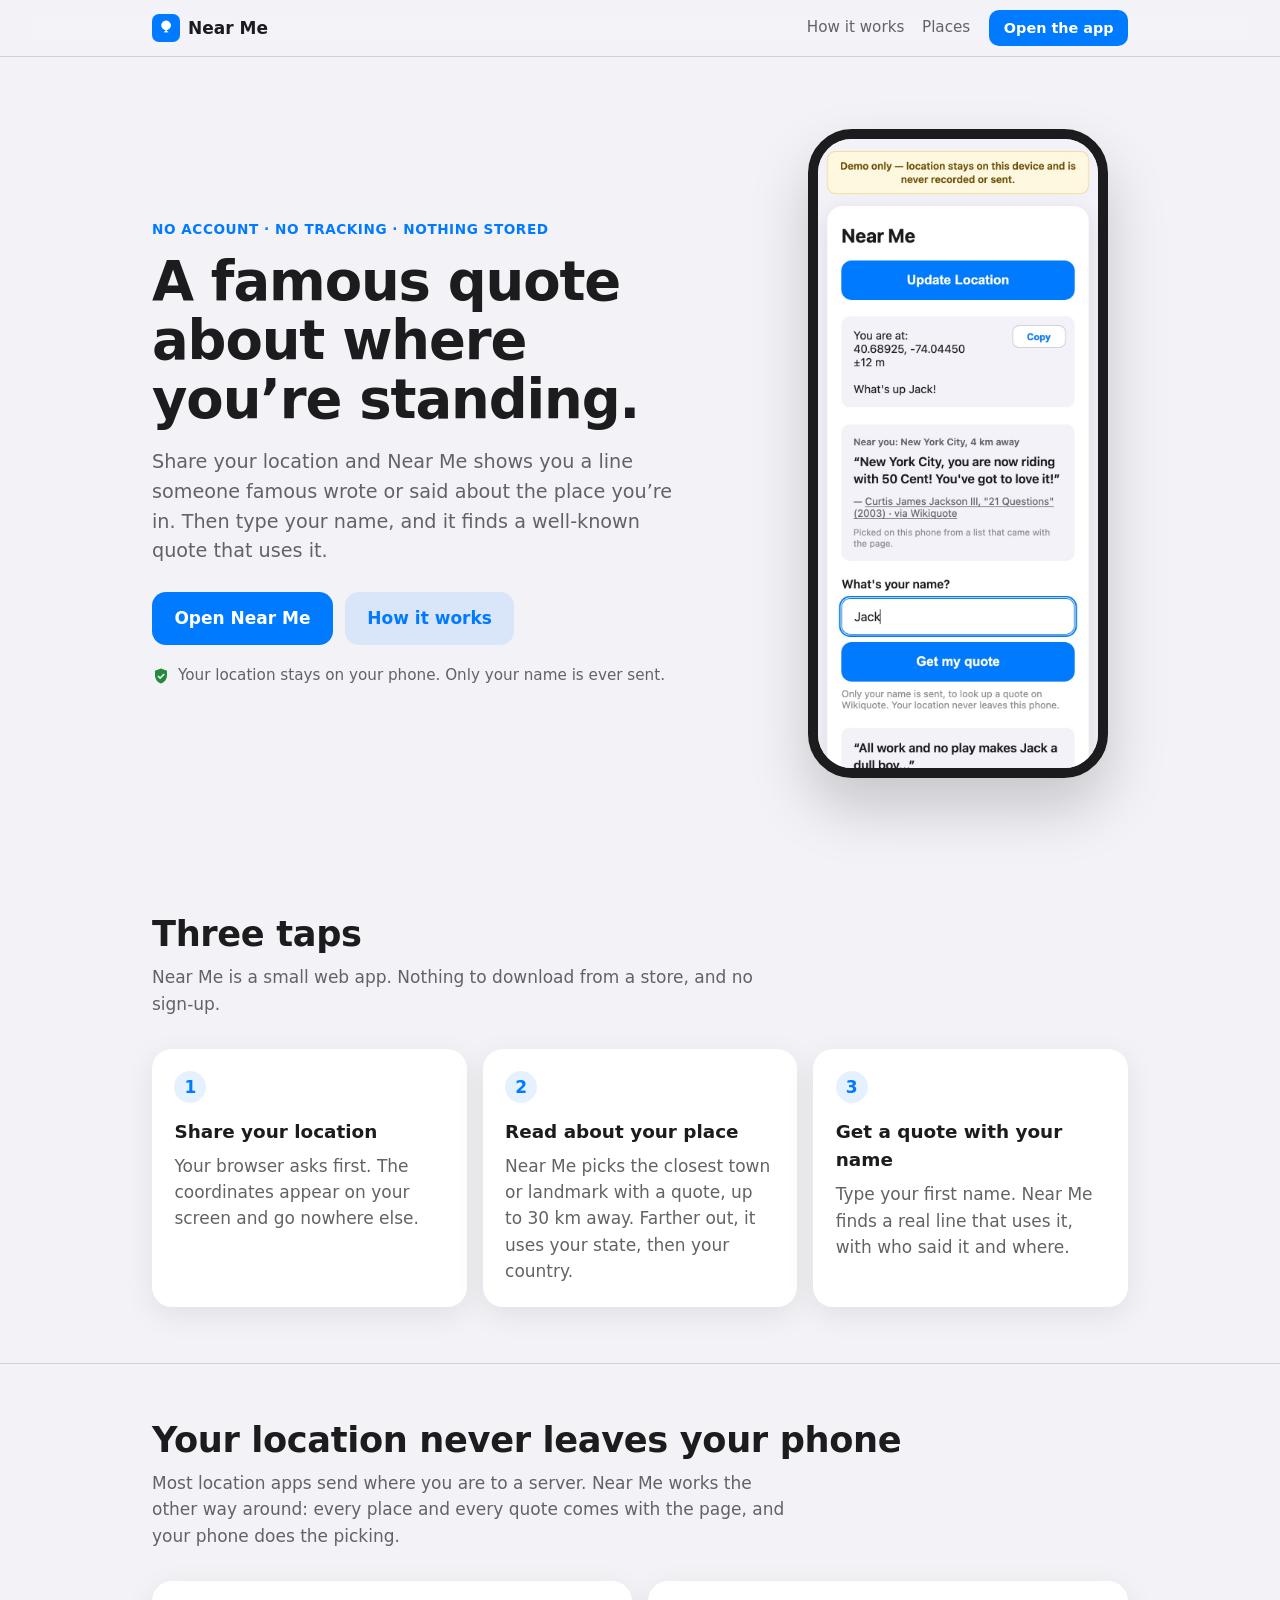
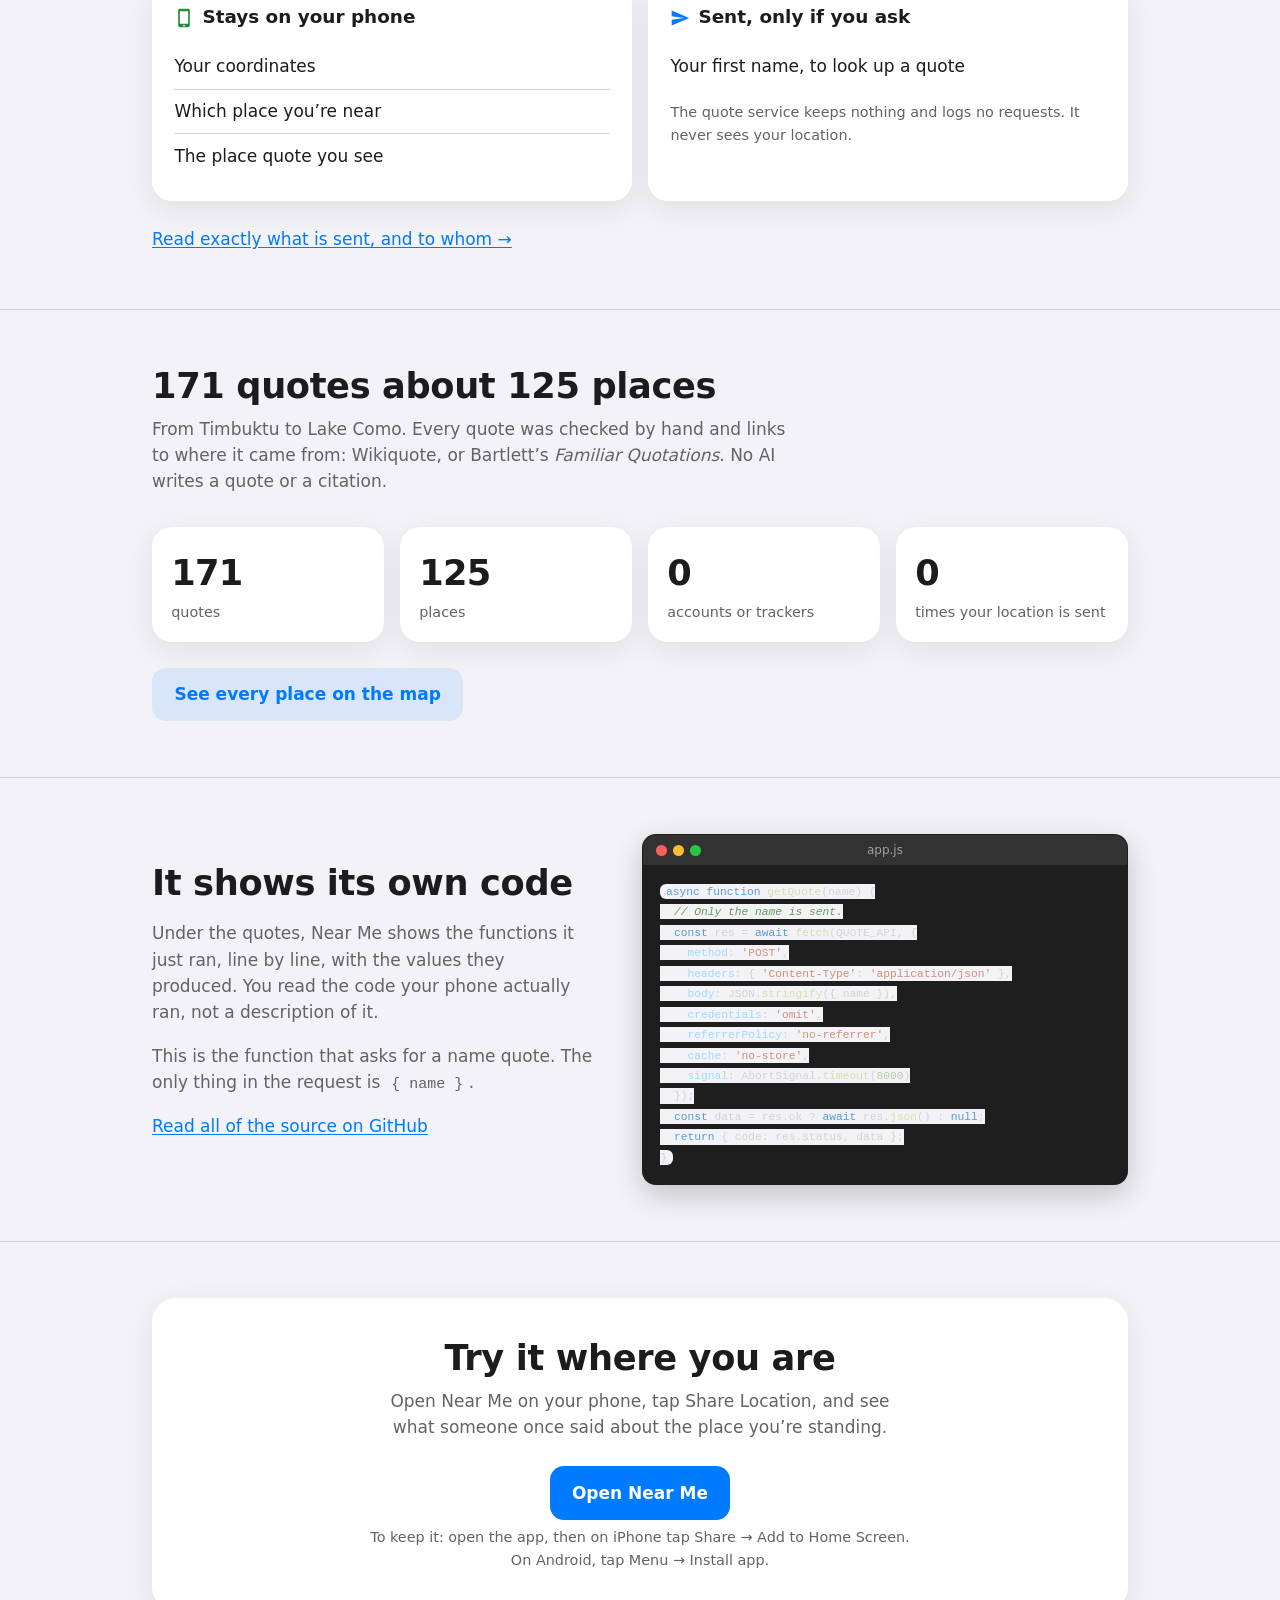
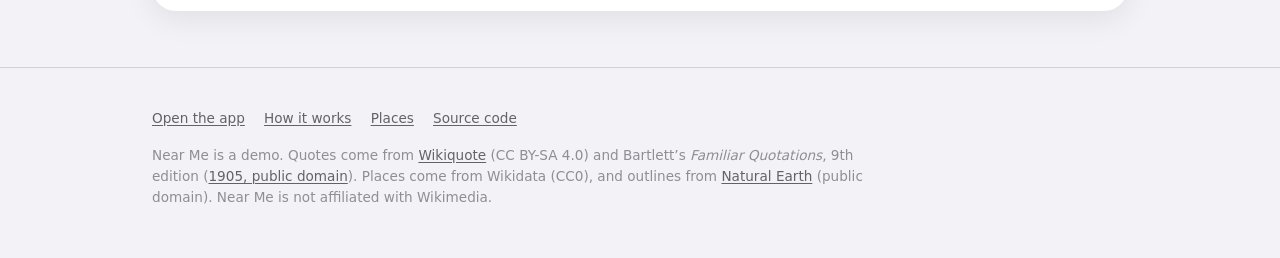
<file: index.html>
<!DOCTYPE html>
<html lang="en">
<head>
  <meta charset="UTF-8">
  <meta name="viewport" content="width=device-width, initial-scale=1.0, viewport-fit=cover">
  <meta http-equiv="Content-Security-Policy" content="default-src 'none'; style-src 'self'; img-src 'self'; manifest-src 'self'; base-uri 'none'; form-action 'none'">
  <meta name="referrer" content="no-referrer">
  <meta name="robots" content="noindex, nofollow">
  <title>Near Me</title>
  <meta name="description" content="A famous quote about where you are, picked on your phone. Your location is never sent anywhere.">
  <link rel="manifest" href="manifest.json">
  <meta name="color-scheme" content="light dark">
  <meta name="theme-color" content="#000000" media="(prefers-color-scheme: dark)">
  <meta name="theme-color" content="#f2f2f7">
  <link rel="icon" href="icon-192.png">
  <link rel="apple-touch-icon" href="icon-192.png">
  <link rel="stylesheet" href="site.css">
</head>
<body>
  <header class="site-header">
    <div class="wrap">
      <a class="brand" href="./"><img src="icon-192.png" alt="" width="28" height="28">Near Me</a>
      <nav class="nav" aria-label="Site">
        <a href="how-it-works.html">How it works</a>
        <a href="places.html">Places</a>
      </nav>
      <a class="button small" href="app.html">Open the app</a>
    </div>
  </header>

  <main>
    <section class="wrap hero">
      <div>
        <p class="eyebrow">No account · no tracking · nothing stored</p>
        <h1>A famous quote about where you’re standing.</h1>
        <p class="lede">Share your location and Near Me shows you a line someone famous wrote or said
          about the place you’re in. Then type your name, and it finds a well-known quote that
          uses it.</p>
        <div class="actions">
          <a class="button" href="app.html">Open Near Me</a>
          <a class="button quiet" href="how-it-works.html">How it works</a>
        </div>
        <p class="reassure">
          <svg width="18" height="18" viewBox="0 0 24 24" aria-hidden="true"><path fill="currentColor" d="M12 2 4 5v6c0 5 3.4 9.7 8 11 4.6-1.3 8-6 8-11V5l-8-3Zm-1.2 14.2-3.5-3.5 1.4-1.4 2.1 2.1 4.9-4.9 1.4 1.4-6.3 6.3Z"/></svg>
          Your location stays on your phone. Only your name is ever sent.
        </p>
      </div>
      <div class="phone">
        <picture>
          <source srcset="shot-dark.jpg" media="(prefers-color-scheme: dark)">
          <img src="shot-light.jpg" width="780" height="1688"
               alt="The Near Me app showing coordinates near the Statue of Liberty, a quote about New York City, and the name Jack typed in for a name quote.">
        </picture>
      </div>
    </section>

    <section class="section">
      <div class="wrap">
        <h2>Three taps</h2>
        <p class="intro">Near Me is a small web app. Nothing to download from a store, and no sign-up.</p>
        <div class="cards three">
          <div class="card">
            <span class="step-num">1</span>
            <h3>Share your location</h3>
            <p>Your browser asks first. The coordinates appear on your screen and go nowhere else.</p>
          </div>
          <div class="card">
            <span class="step-num">2</span>
            <h3>Read about your place</h3>
            <p>Near Me picks the closest town or landmark with a quote, up to 30 km away. Farther
              out, it uses your state, then your country.</p>
          </div>
          <div class="card">
            <span class="step-num">3</span>
            <h3>Get a quote with your name</h3>
            <p>Type your first name. Near Me finds a real line that uses it, with who said it and
              where.</p>
          </div>
        </div>
      </div>
    </section>

    <section class="section">
      <div class="wrap">
        <h2>Your location never leaves your phone</h2>
        <p class="intro">Most location apps send where you are to a server. Near Me works the other way
          around: every place and every quote comes with the page, and your phone does the picking.</p>
        <div class="cards two ledger">
          <div class="card stays">
            <h3><svg width="20" height="20" viewBox="0 0 24 24" aria-hidden="true"><path fill="currentColor" d="M7 1h10a2 2 0 0 1 2 2v18a2 2 0 0 1-2 2H7a2 2 0 0 1-2-2V3a2 2 0 0 1 2-2Zm0 3v15h10V4H7Zm5 16.2a1 1 0 1 0 0 2 1 1 0 0 0 0-2Z"/></svg>Stays on your phone</h3>
            <ul>
              <li>Your coordinates</li>
              <li>Which place you’re near</li>
              <li>The place quote you see</li>
            </ul>
          </div>
          <div class="card sent">
            <h3><svg width="20" height="20" viewBox="0 0 24 24" aria-hidden="true"><path fill="currentColor" d="M2 21 23 12 2 3v7l15 2-15 2v7Z"/></svg>Sent, only if you ask</h3>
            <ul>
              <li>Your first name, to look up a quote</li>
            </ul>
            <p class="fine">The quote service keeps nothing and logs no requests. It never sees
              your location.</p>
          </div>
        </div>
        <div class="actions"><a href="how-it-works.html">Read exactly what is sent, and to whom →</a></div>
      </div>
    </section>

    <section class="section">
      <div class="wrap">
        <h2>171 quotes about 125 places</h2>
        <p class="intro">From Timbuktu to Lake Como. Every quote was checked by hand and links to where
          it came from: Wikiquote, or Bartlett’s <cite>Familiar Quotations</cite>. No AI writes a
          quote or a citation.</p>
        <dl class="stats">
          <div><dt>quotes</dt><dd>171</dd></div>
          <div><dt>places</dt><dd>125</dd></div>
          <div><dt>accounts or trackers</dt><dd>0</dd></div>
          <div><dt>times your location is sent</dt><dd>0</dd></div>
        </dl>
        <div class="actions"><a class="button quiet" href="places.html">See every place on the map</a></div>
      </div>
    </section>

    <section class="section">
      <div class="wrap split">
        <div>
          <h2>It shows its own code</h2>
          <p>Under the quotes, Near Me shows the functions it just ran, line by line, with the values
            they produced. You read the code your phone actually ran, not a description of it.</p>
          <p>This is the function that asks for a name quote. The only thing in the request is
            <code>{ name }</code>.</p>
          <p><a href="https://github.com/milxliv/near-me-demo">Read all of the source on GitHub</a></p>
        </div>
        <div class="terminal">
          <div class="terminal-bar" aria-hidden="true">
            <span class="dot dot-red"></span><span class="dot dot-yellow"></span><span class="dot dot-green"></span>
            <span class="terminal-title">app.js</span>
          </div>
<pre><code class="snippet"><span class="k">async function</span> <span class="f">getQuote</span>(name) {
  <span class="c">// Only the name is sent.</span>
  <span class="k">const</span> res = <span class="k">await</span> <span class="f">fetch</span>(QUOTE_API, {
    <span class="p">method</span>: <span class="s">'POST'</span>,
    <span class="p">headers</span>: { <span class="s">'Content-Type'</span>: <span class="s">'application/json'</span> },
    <span class="p">body</span>: JSON.<span class="f">stringify</span>({ name }),
    <span class="p">credentials</span>: <span class="s">'omit'</span>,
    <span class="p">referrerPolicy</span>: <span class="s">'no-referrer'</span>,
    <span class="p">cache</span>: <span class="s">'no-store'</span>,
    <span class="p">signal</span>: AbortSignal.<span class="f">timeout</span>(<span class="n">8000</span>)
  });
  <span class="k">const</span> data = res.ok ? <span class="k">await</span> res.<span class="f">json</span>() : <span class="k">null</span>;
  <span class="k">return</span> { code: res.status, data };
}</code></pre>
        </div>
      </div>
    </section>

    <section class="section">
      <div class="wrap">
        <div class="cta">
          <h2>Try it where you are</h2>
          <p>Open Near Me on your phone, tap Share Location, and see what someone once said about
            the place you’re standing.</p>
          <div class="actions"><a class="button" href="app.html">Open Near Me</a></div>
          <p class="install">To keep it: open the app, then on iPhone tap Share → Add to Home Screen.
            On Android, tap Menu → Install app.</p>
        </div>
      </div>
    </section>
  </main>

  <footer class="site-footer">
    <div class="wrap">
      <nav class="footer-nav" aria-label="Footer">
        <a href="app.html">Open the app</a>
        <a href="how-it-works.html">How it works</a>
        <a href="places.html">Places</a>
        <a href="https://github.com/milxliv/near-me-demo">Source code</a>
      </nav>
      <p>Near Me is a demo. Quotes come from <a href="https://en.wikiquote.org">Wikiquote</a>
        (CC BY-SA 4.0) and Bartlett’s <cite>Familiar Quotations</cite>, 9th edition
        (<a href="https://www.gutenberg.org/ebooks/27889">1905, public domain</a>). Places come from
        Wikidata (CC0), and outlines from <a href="https://www.naturalearthdata.com">Natural Earth</a>
        (public domain). Near Me is not affiliated with Wikimedia.</p>
    </div>
  </footer>
</body>
</html>
</file>
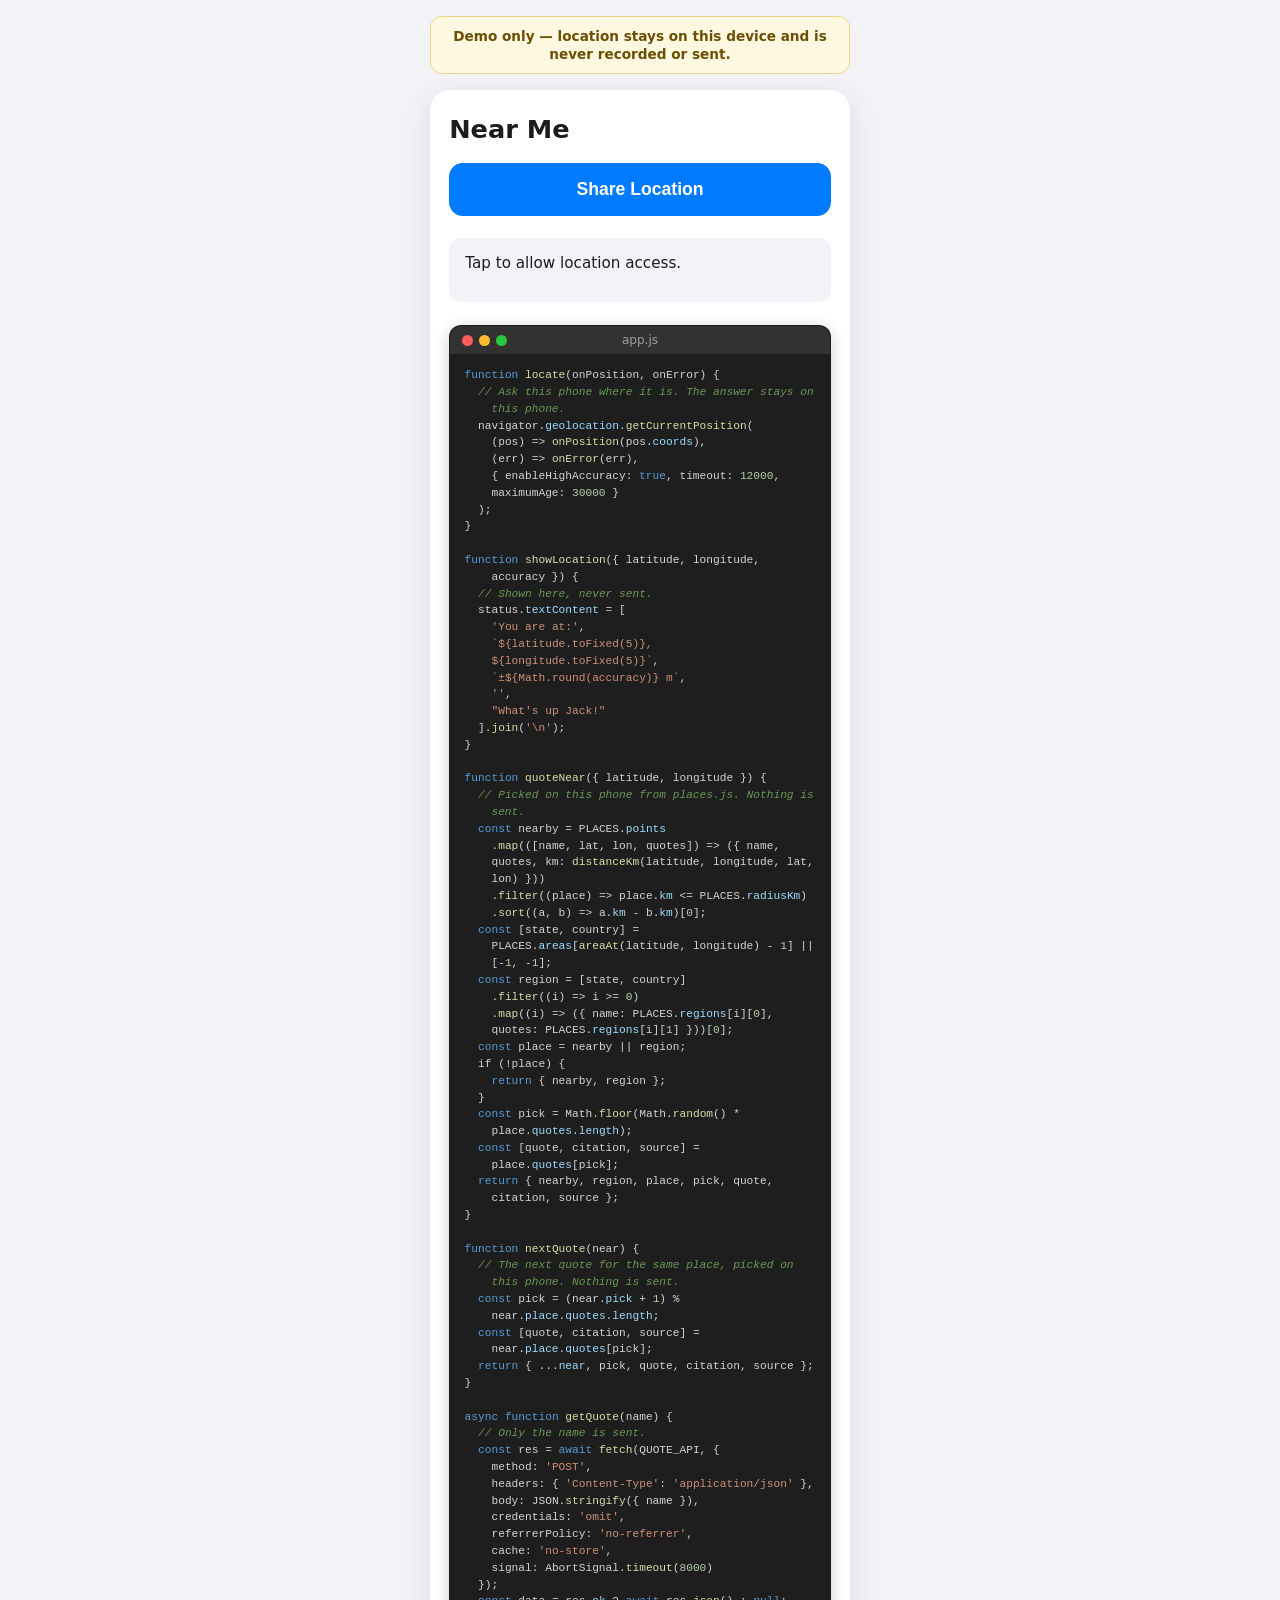
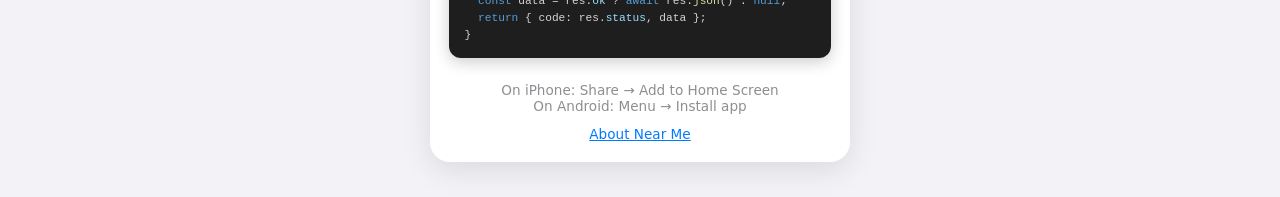
<file: app.html>
<!DOCTYPE html>
<html lang="en">
<head>
  <meta charset="UTF-8">
  <meta name="viewport" content="width=device-width, initial-scale=1.0, viewport-fit=cover">
  <meta http-equiv="Content-Security-Policy" content="default-src 'none'; script-src 'self'; style-src 'self'; img-src 'self'; manifest-src 'self'; worker-src 'self'; connect-src https://nearme-api.hsca-capecoral.com/api/quote; base-uri 'none'; form-action 'none'">
  <meta name="referrer" content="no-referrer">
  <meta name="robots" content="noindex, nofollow">
  <title>Near Me</title>
  <link rel="manifest" href="manifest.json">
  <meta name="color-scheme" content="light dark">
  <meta name="theme-color" content="#000000" media="(prefers-color-scheme: dark)">
  <meta name="theme-color" content="#007aff">
  <meta name="apple-mobile-web-app-capable" content="yes">
  <meta name="apple-mobile-web-app-status-bar-style" content="black-translucent">
  <meta name="apple-mobile-web-app-title" content="Near Me">
  <link rel="icon" href="icon-192.png">
  <link rel="apple-touch-icon" href="icon-192.png">
  <link rel="stylesheet" href="app.css">
  <script src="places.js" defer></script>
  <script src="app.js" defer></script>
</head>
<body>
  <p class="demo-banner" role="note">Demo only — location stays on this device and is never recorded or sent.</p>
  <div class="app">
    <h1>Near Me</h1>
    <button id="btn">Share Location</button>
    <div class="status-box">
      <div id="status">Tap to allow location access.</div>
      <button id="copy" class="copy" type="button" hidden>Copy</button>
    </div>
    <figure id="place" class="quote" hidden aria-live="polite">
      <p id="place-where" class="quote-where"></p>
      <blockquote id="place-text"></blockquote>
      <figcaption id="place-cite"></figcaption>
      <button id="place-next" class="another" type="button" hidden>Another quote</button>
      <p class="place-note">Picked on this phone from a list that came with the page.</p>
    </figure>
    <form id="name-form" class="name-form" hidden>
      <label for="name">What's your name?</label>
      <input id="name" name="name" type="text" maxlength="40" required
             autocomplete="given-name" autocapitalize="words" spellcheck="false" enterkeyhint="send">
      <button id="name-btn" type="submit">Get my quote</button>
      <p class="name-note">Only your name is sent, to look up a quote on Wikiquote. Your location never leaves this phone.</p>
    </form>
    <figure id="quote" class="quote" hidden aria-live="polite">
      <blockquote id="quote-text"></blockquote>
      <figcaption id="quote-cite"></figcaption>
    </figure>
    <div class="terminal">
      <div class="terminal-bar" aria-hidden="true">
        <span class="dot dot-red"></span><span class="dot dot-yellow"></span><span class="dot dot-green"></span>
        <span class="terminal-title">app.js</span>
      </div>
<pre class="terminal-code" aria-label="The code this page runs, with the values it produced"><code id="code"></code></pre>
    </div>
    <div class="install-hint">On iPhone: Share → Add to Home Screen<br>On Android: Menu → Install app</div>
    <p class="site-link"><a href="./">About Near Me</a></p>
  </div>
</body>
</html>
</file>
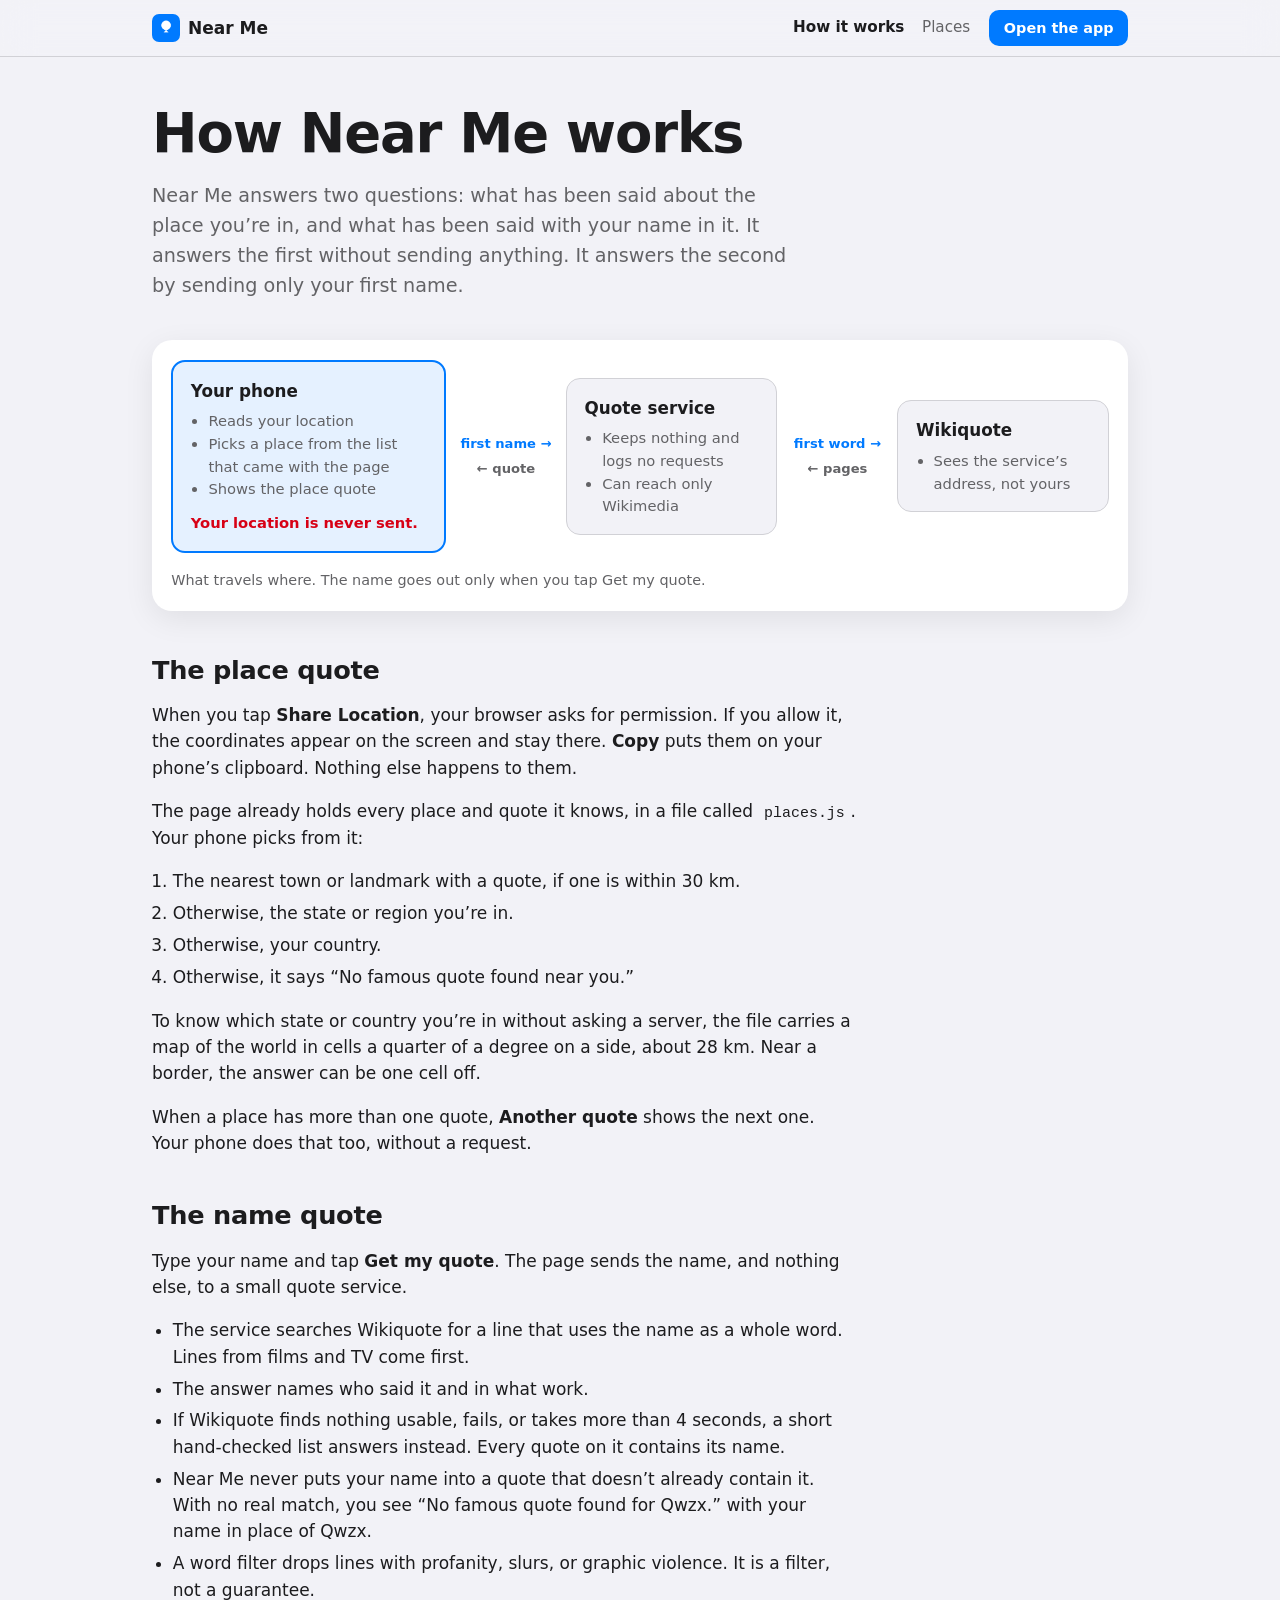
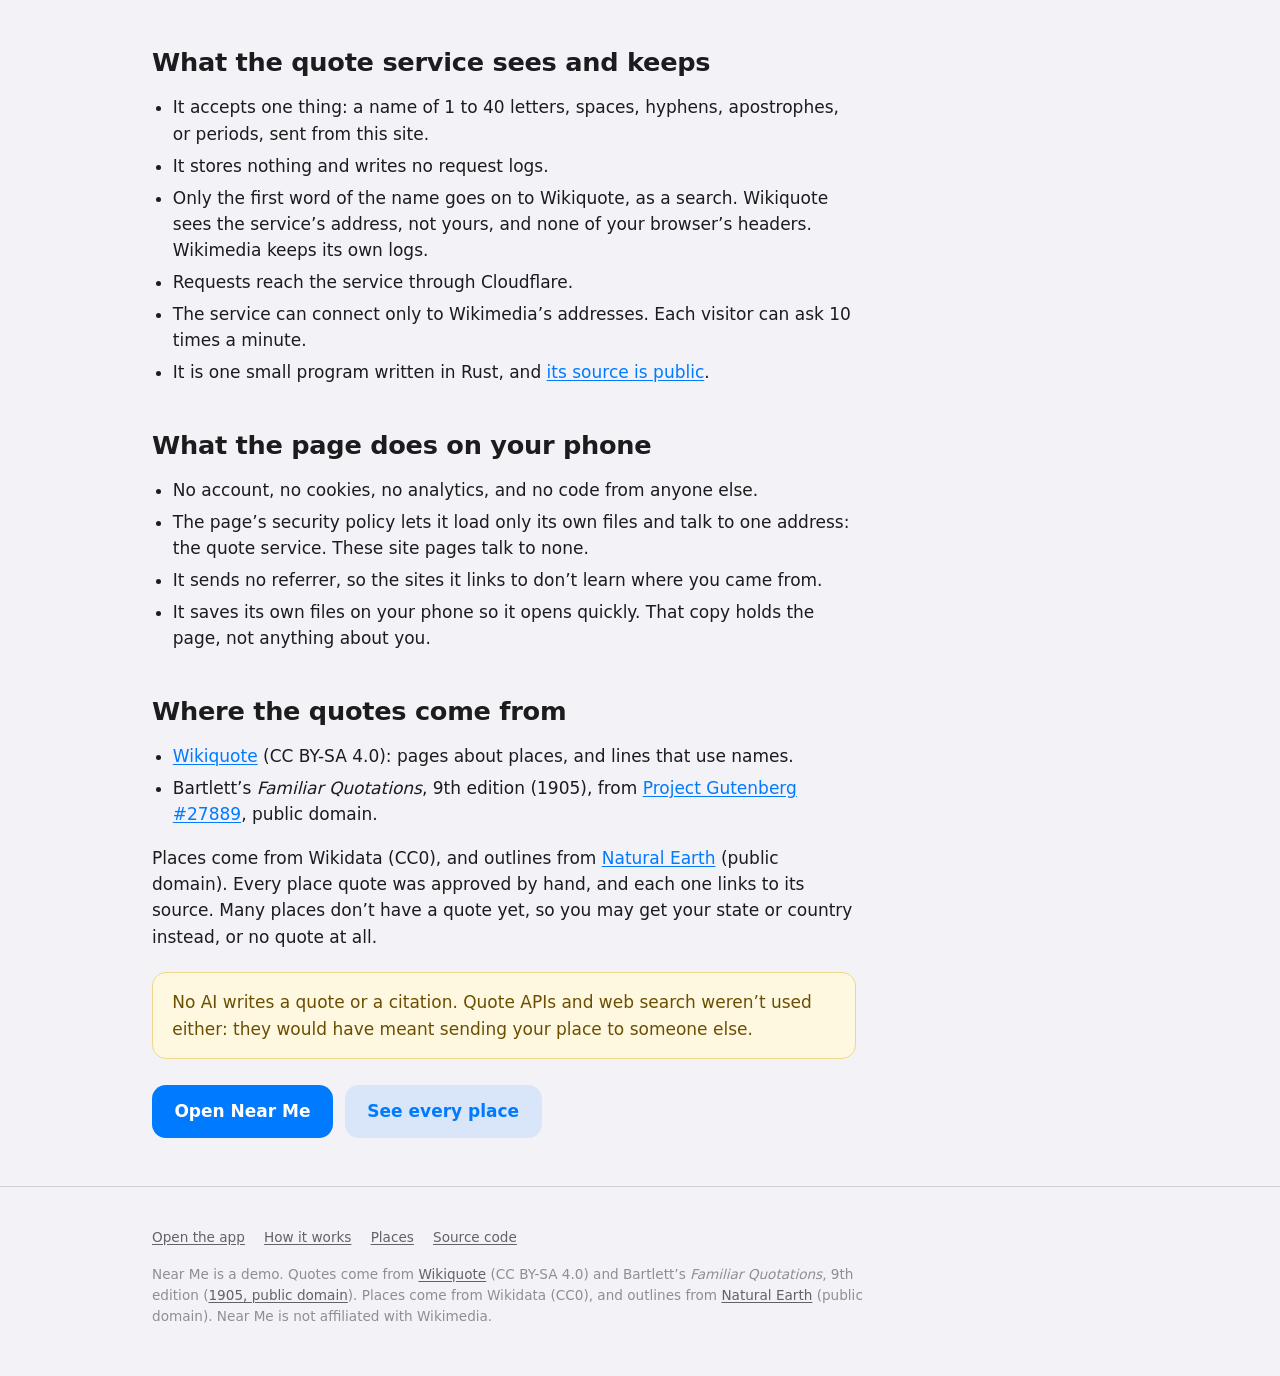
<file: how-it-works.html>
<!DOCTYPE html>
<html lang="en">
<head>
  <meta charset="UTF-8">
  <meta name="viewport" content="width=device-width, initial-scale=1.0, viewport-fit=cover">
  <meta http-equiv="Content-Security-Policy" content="default-src 'none'; style-src 'self'; img-src 'self'; manifest-src 'self'; base-uri 'none'; form-action 'none'">
  <meta name="referrer" content="no-referrer">
  <meta name="robots" content="noindex, nofollow">
  <title>How it works · Near Me</title>
  <meta name="description" content="What Near Me does on your phone, what it sends, and where its quotes come from.">
  <link rel="manifest" href="manifest.json">
  <meta name="color-scheme" content="light dark">
  <meta name="theme-color" content="#000000" media="(prefers-color-scheme: dark)">
  <meta name="theme-color" content="#f2f2f7">
  <link rel="icon" href="icon-192.png">
  <link rel="apple-touch-icon" href="icon-192.png">
  <link rel="stylesheet" href="site.css">
</head>
<body>
  <header class="site-header">
    <div class="wrap">
      <a class="brand" href="./"><img src="icon-192.png" alt="" width="28" height="28">Near Me</a>
      <nav class="nav" aria-label="Site">
        <a href="how-it-works.html" aria-current="page">How it works</a>
        <a href="places.html">Places</a>
      </nav>
      <a class="button small" href="app.html">Open the app</a>
    </div>
  </header>

  <main class="wrap">
    <div class="page-head">
      <h1>How Near Me works</h1>
      <p class="lede">Near Me answers two questions: what has been said about the place you’re in, and
        what has been said with your name in it. It answers the first without sending anything. It
        answers the second by sending only your first name.</p>
    </div>

    <figure class="flow">
      <div class="flow-node home">
        <h3>Your phone</h3>
        <ul>
          <li>Reads your location</li>
          <li>Picks a place from the list that came with the page</li>
          <li>Shows the place quote</li>
        </ul>
        <p class="never">Your location is never sent.</p>
      </div>
      <div class="flow-link"><span class="out">first name</span><span class="back">quote</span></div>
      <div class="flow-node">
        <h3>Quote service</h3>
        <ul>
          <li>Keeps nothing and logs no requests</li>
          <li>Can reach only Wikimedia</li>
        </ul>
      </div>
      <div class="flow-link"><span class="out">first word</span><span class="back">pages</span></div>
      <div class="flow-node">
        <h3>Wikiquote</h3>
        <ul>
          <li>Sees the service’s address, not yours</li>
        </ul>
      </div>
      <figcaption>What travels where. The name goes out only when you tap Get my quote.</figcaption>
    </figure>

    <div class="prose">
      <h2>The place quote</h2>
      <p>When you tap <strong>Share Location</strong>, your browser asks for permission. If you allow
        it, the coordinates appear on the screen and stay there. <strong>Copy</strong> puts them on
        your phone’s clipboard. Nothing else happens to them.</p>
      <p>The page already holds every place and quote it knows, in a file called
        <code>places.js</code>. Your phone picks from it:</p>
      <ol>
        <li>The nearest town or landmark with a quote, if one is within 30 km.</li>
        <li>Otherwise, the state or region you’re in.</li>
        <li>Otherwise, your country.</li>
        <li>Otherwise, it says “No famous quote found near you.”</li>
      </ol>
      <p>To know which state or country you’re in without asking a server, the file carries a map of
        the world in cells a quarter of a degree on a side, about 28 km. Near a border, the answer
        can be one cell off.</p>
      <p>When a place has more than one quote, <strong>Another quote</strong> shows the next one. Your
        phone does that too, without a request.</p>

      <h2>The name quote</h2>
      <p>Type your name and tap <strong>Get my quote</strong>. The page sends the name, and nothing
        else, to a small quote service.</p>
      <ul>
        <li>The service searches Wikiquote for a line that uses the name as a whole word. Lines from
          films and TV come first.</li>
        <li>The answer names who said it and in what work.</li>
        <li>If Wikiquote finds nothing usable, fails, or takes more than 4 seconds, a short
          hand-checked list answers instead. Every quote on it contains its name.</li>
        <li>Near Me never puts your name into a quote that doesn’t already contain it. With no real
          match, you see “No famous quote found for Qwzx.” with your name in place of Qwzx.</li>
        <li>A word filter drops lines with profanity, slurs, or graphic violence. It is a filter, not
          a guarantee.</li>
      </ul>

      <h2>What the quote service sees and keeps</h2>
      <ul>
        <li>It accepts one thing: a name of 1 to 40 letters, spaces, hyphens, apostrophes, or
          periods, sent from this site.</li>
        <li>It stores nothing and writes no request logs.</li>
        <li>Only the first word of the name goes on to Wikiquote, as a search. Wikiquote sees the
          service’s address, not yours, and none of your browser’s headers. Wikimedia keeps its own
          logs.</li>
        <li>Requests reach the service through Cloudflare.</li>
        <li>The service can connect only to Wikimedia’s addresses. Each visitor can ask 10 times a
          minute.</li>
        <li>It is one small program written in Rust, and <a href="https://github.com/milxliv/near-me-demo">its
          source is public</a>.</li>
      </ul>

      <h2>What the page does on your phone</h2>
      <ul>
        <li>No account, no cookies, no analytics, and no code from anyone else.</li>
        <li>The page’s security policy lets it load only its own files and talk to one address: the
          quote service. These site pages talk to none.</li>
        <li>It sends no referrer, so the sites it links to don’t learn where you came from.</li>
        <li>It saves its own files on your phone so it opens quickly. That copy holds the page, not
          anything about you.</li>
      </ul>

      <h2>Where the quotes come from</h2>
      <ul>
        <li><a href="https://en.wikiquote.org">Wikiquote</a> (CC BY-SA 4.0): pages about places, and
          lines that use names.</li>
        <li>Bartlett’s <cite>Familiar Quotations</cite>, 9th edition (1905), from
          <a href="https://www.gutenberg.org/ebooks/27889">Project Gutenberg #27889</a>, public
          domain.</li>
      </ul>
      <p>Places come from Wikidata (CC0), and outlines from
        <a href="https://www.naturalearthdata.com">Natural Earth</a> (public domain). Every place
        quote was approved by hand, and each one links to its source. Many places don’t have a quote
        yet, so you may get your state or country instead, or no quote at all.</p>
      <div class="callout">
        <p>No AI writes a quote or a citation. Quote APIs and web search weren’t used either: they
          would have meant sending your place to someone else.</p>
      </div>

      <div class="actions">
        <a class="button" href="app.html">Open Near Me</a>
        <a class="button quiet" href="places.html">See every place</a>
      </div>
    </div>
  </main>

  <footer class="site-footer">
    <div class="wrap">
      <nav class="footer-nav" aria-label="Footer">
        <a href="app.html">Open the app</a>
        <a href="how-it-works.html">How it works</a>
        <a href="places.html">Places</a>
        <a href="https://github.com/milxliv/near-me-demo">Source code</a>
      </nav>
      <p>Near Me is a demo. Quotes come from <a href="https://en.wikiquote.org">Wikiquote</a>
        (CC BY-SA 4.0) and Bartlett’s <cite>Familiar Quotations</cite>, 9th edition
        (<a href="https://www.gutenberg.org/ebooks/27889">1905, public domain</a>). Places come from
        Wikidata (CC0), and outlines from <a href="https://www.naturalearthdata.com">Natural Earth</a>
        (public domain). Near Me is not affiliated with Wikimedia.</p>
    </div>
  </footer>
</body>
</html>
</file>
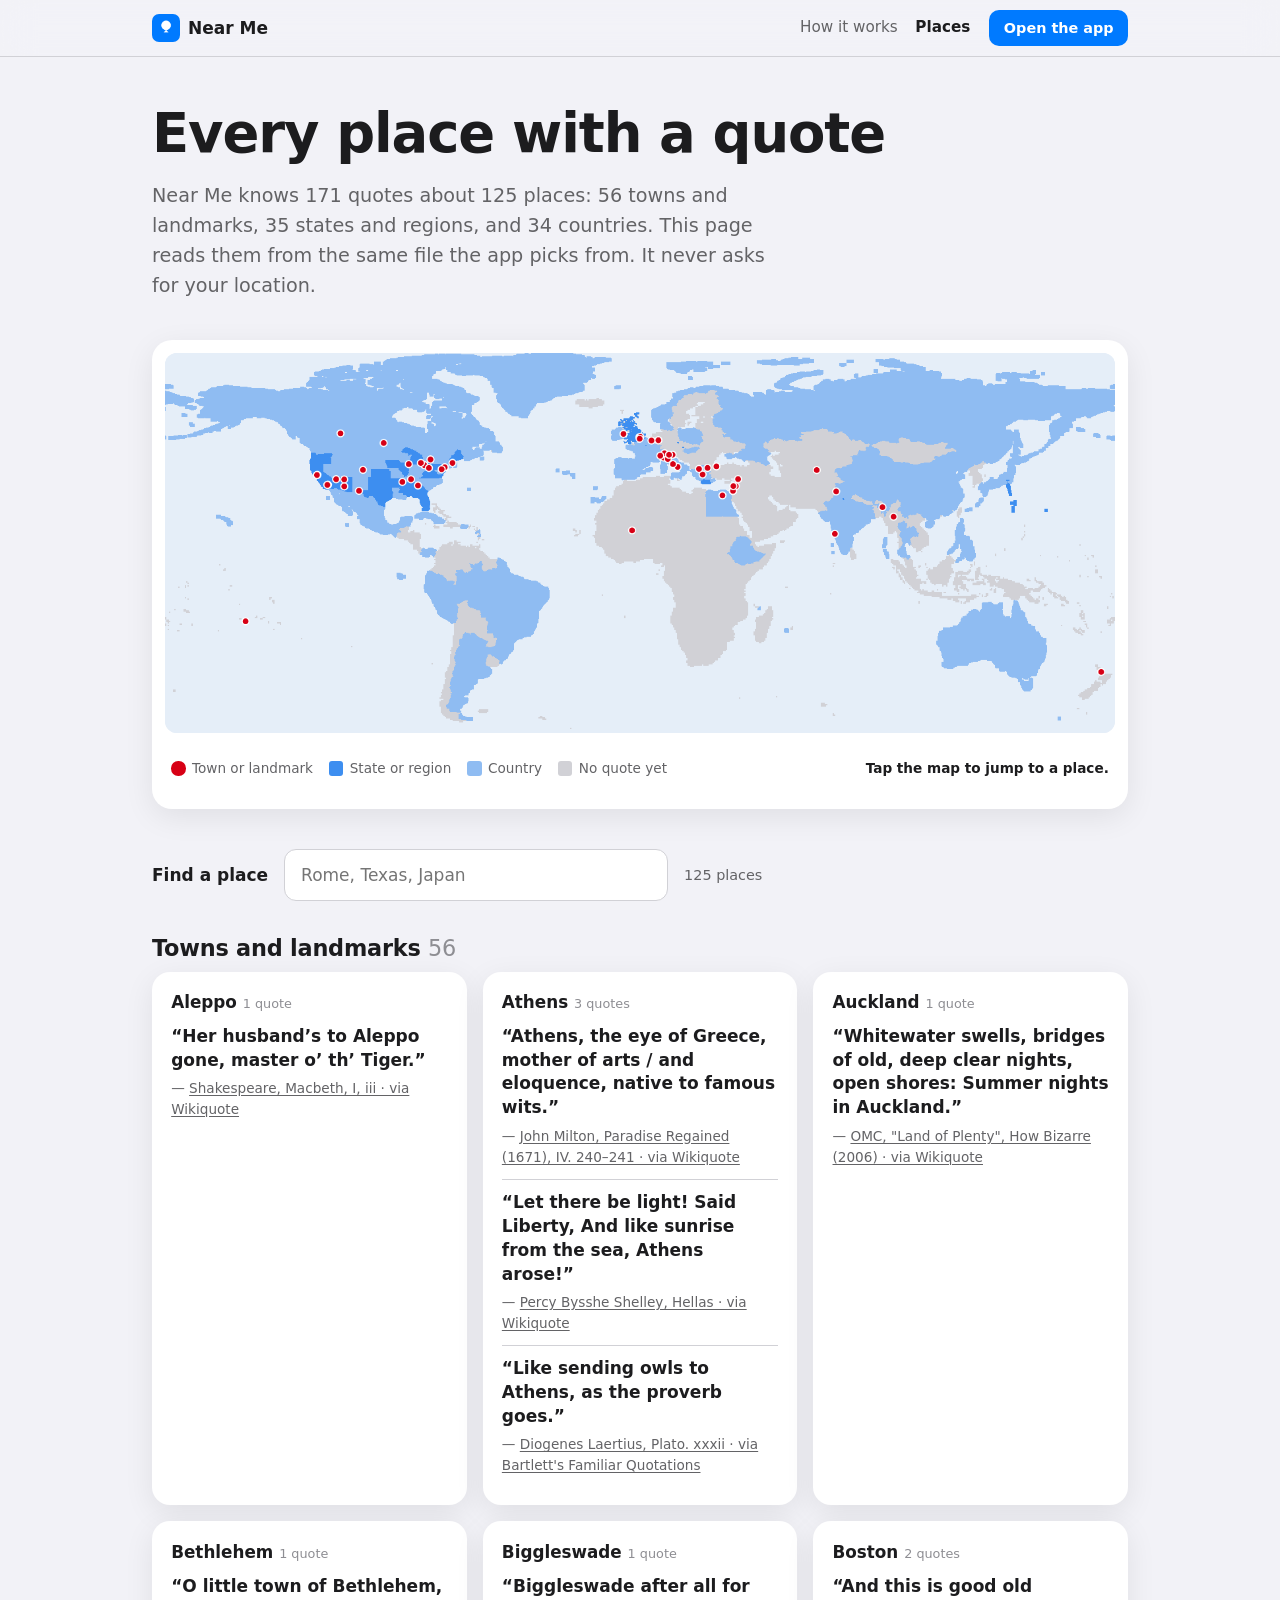
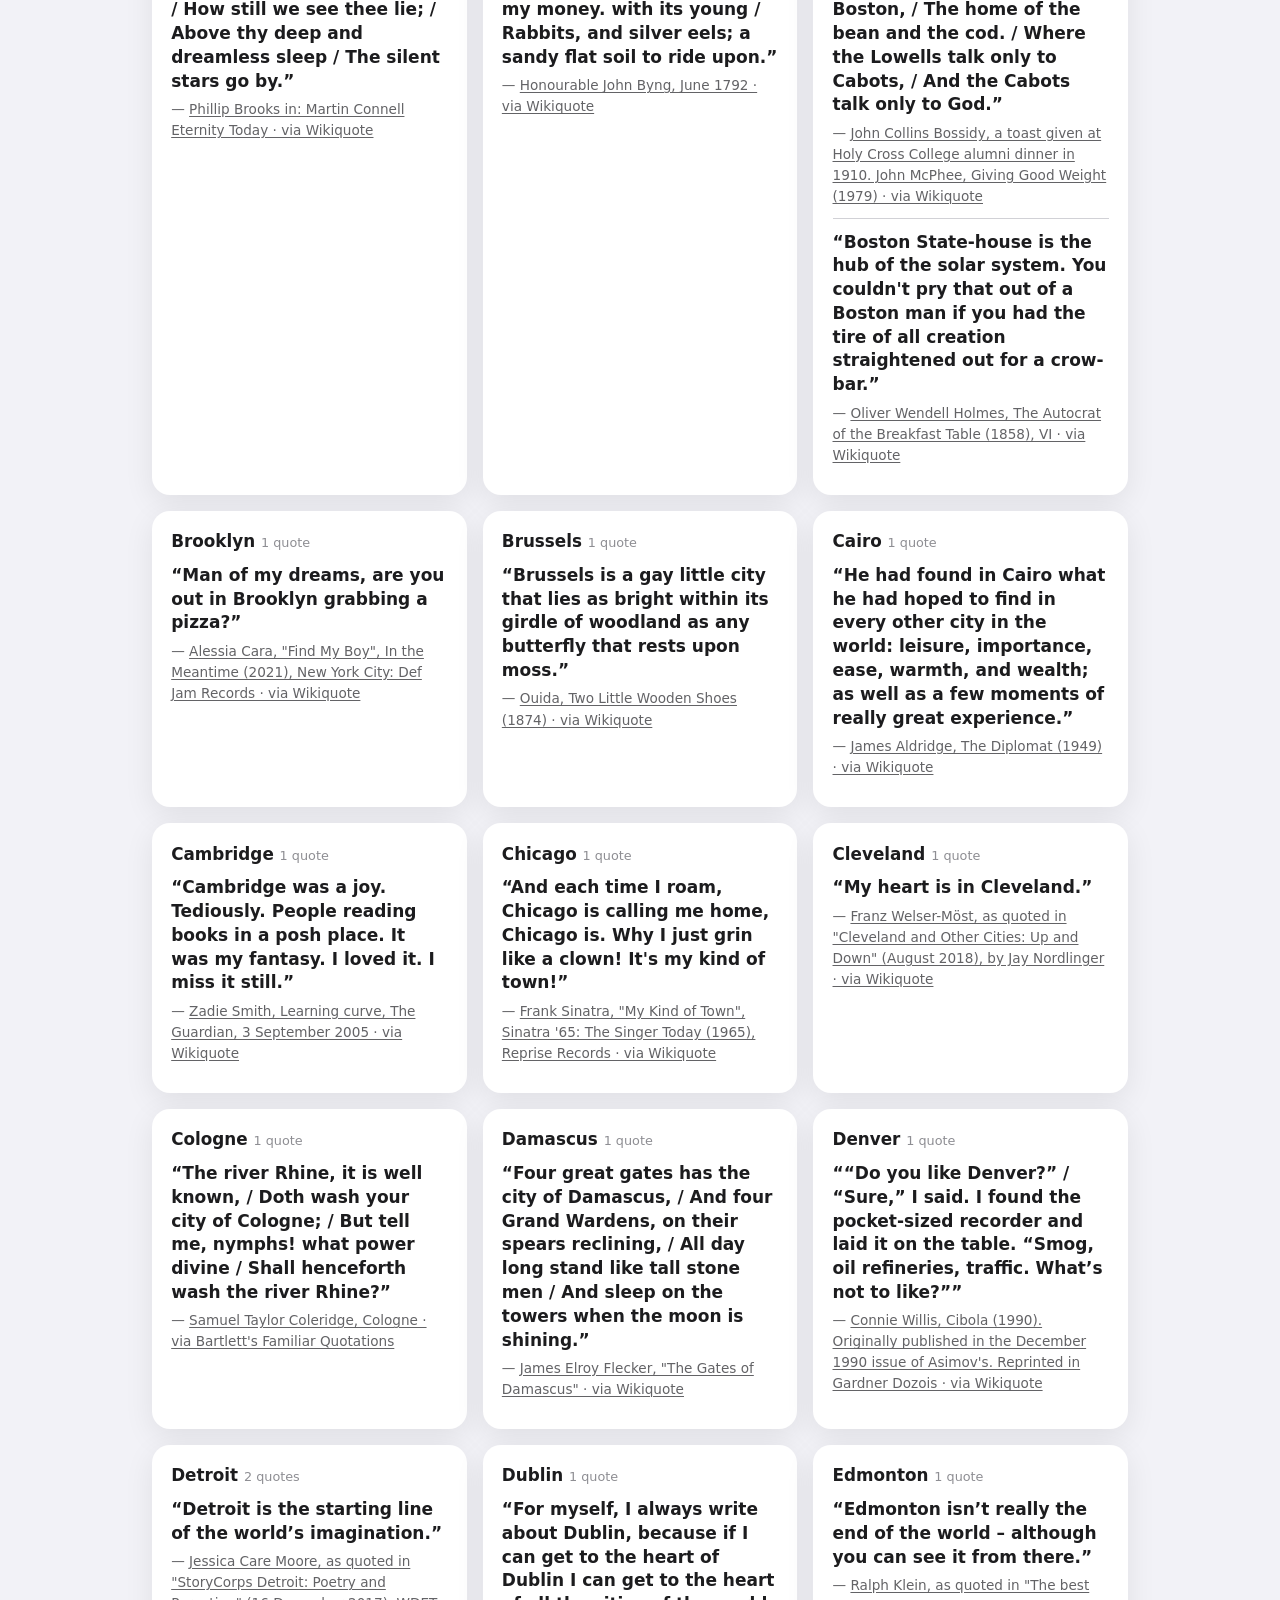
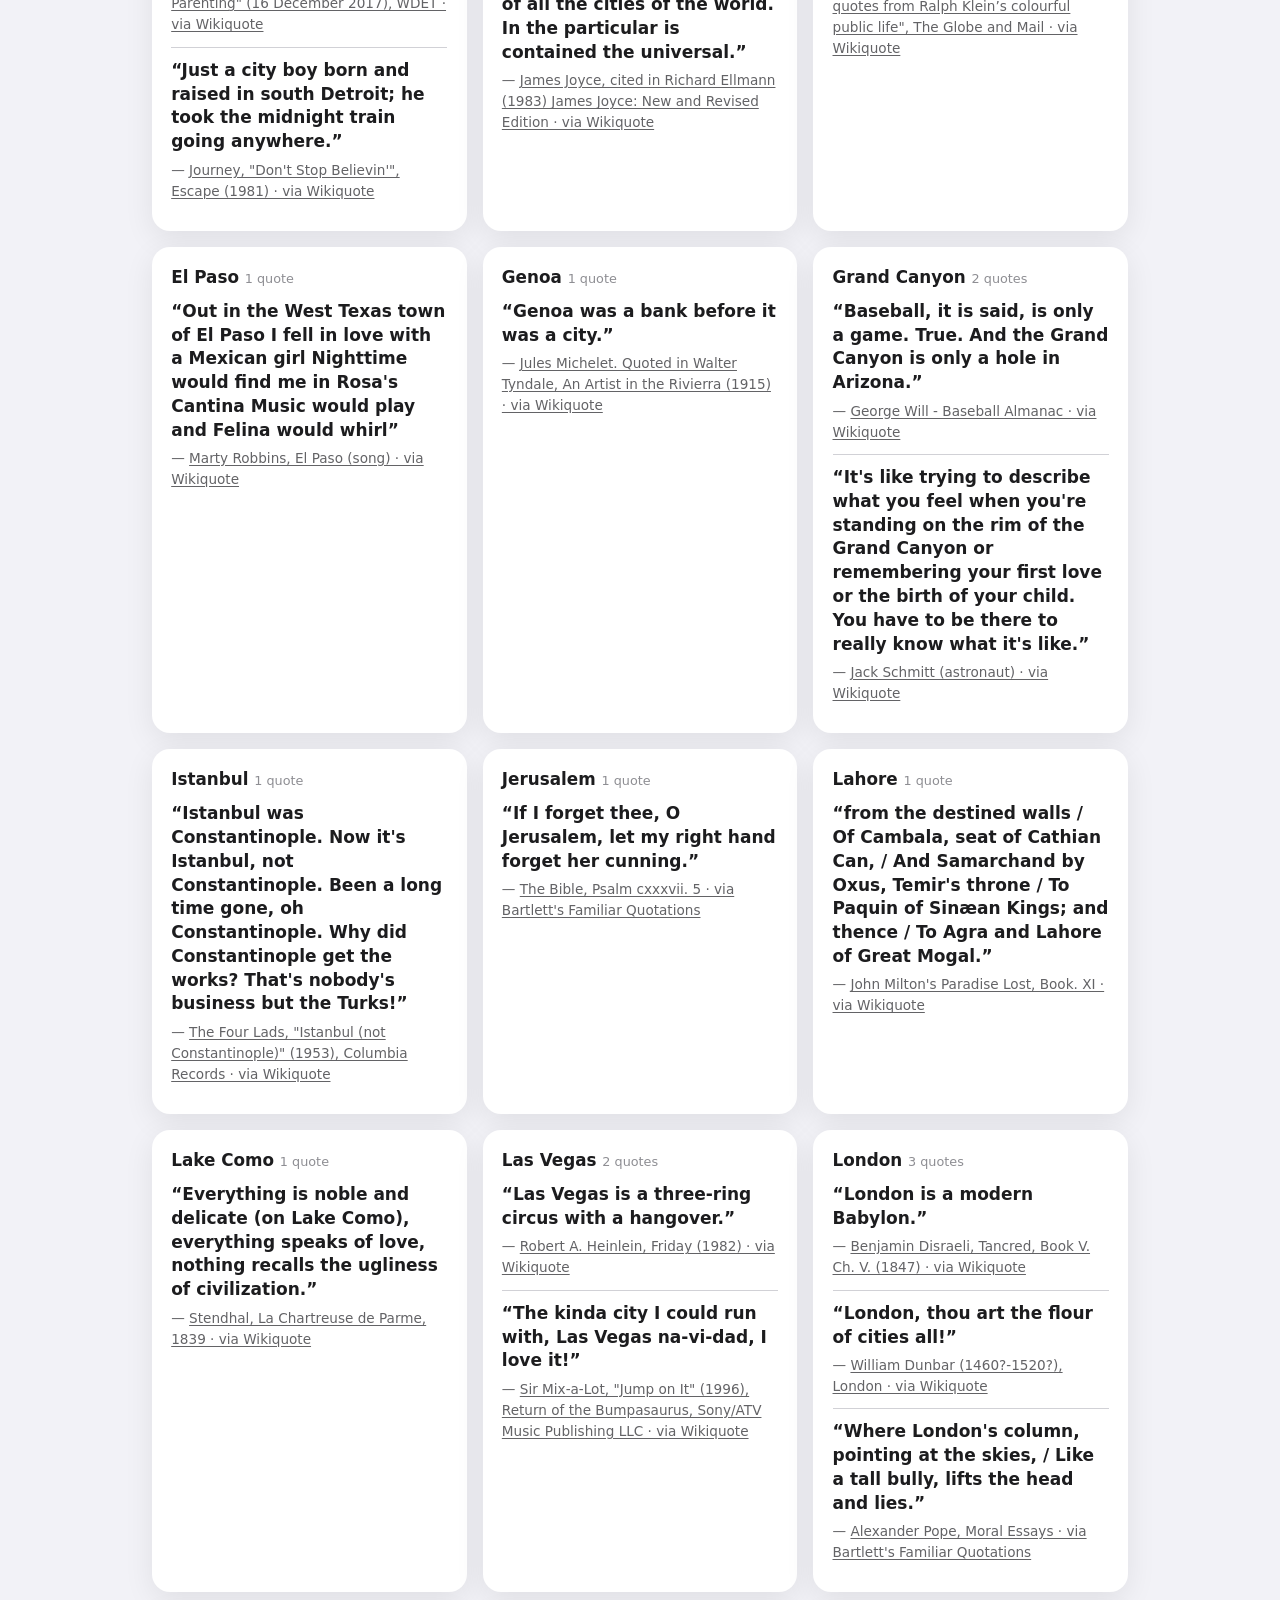
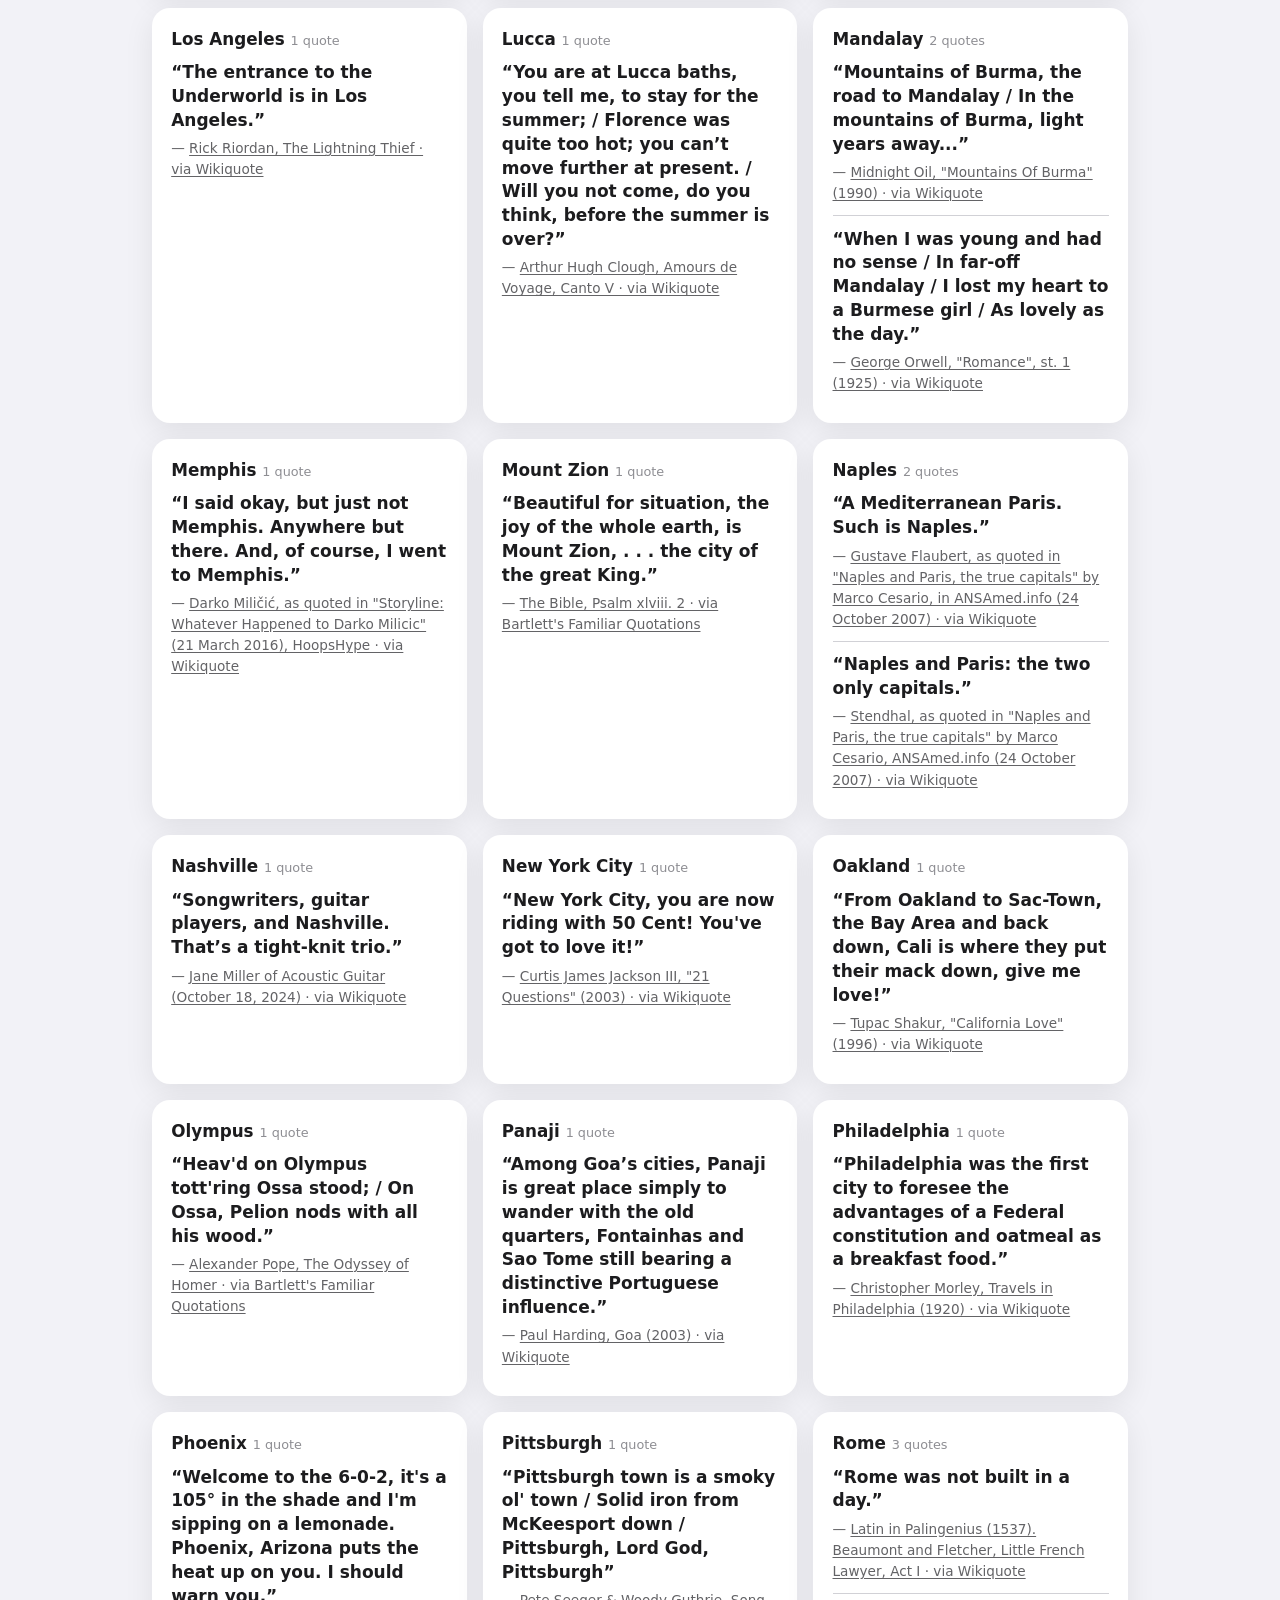
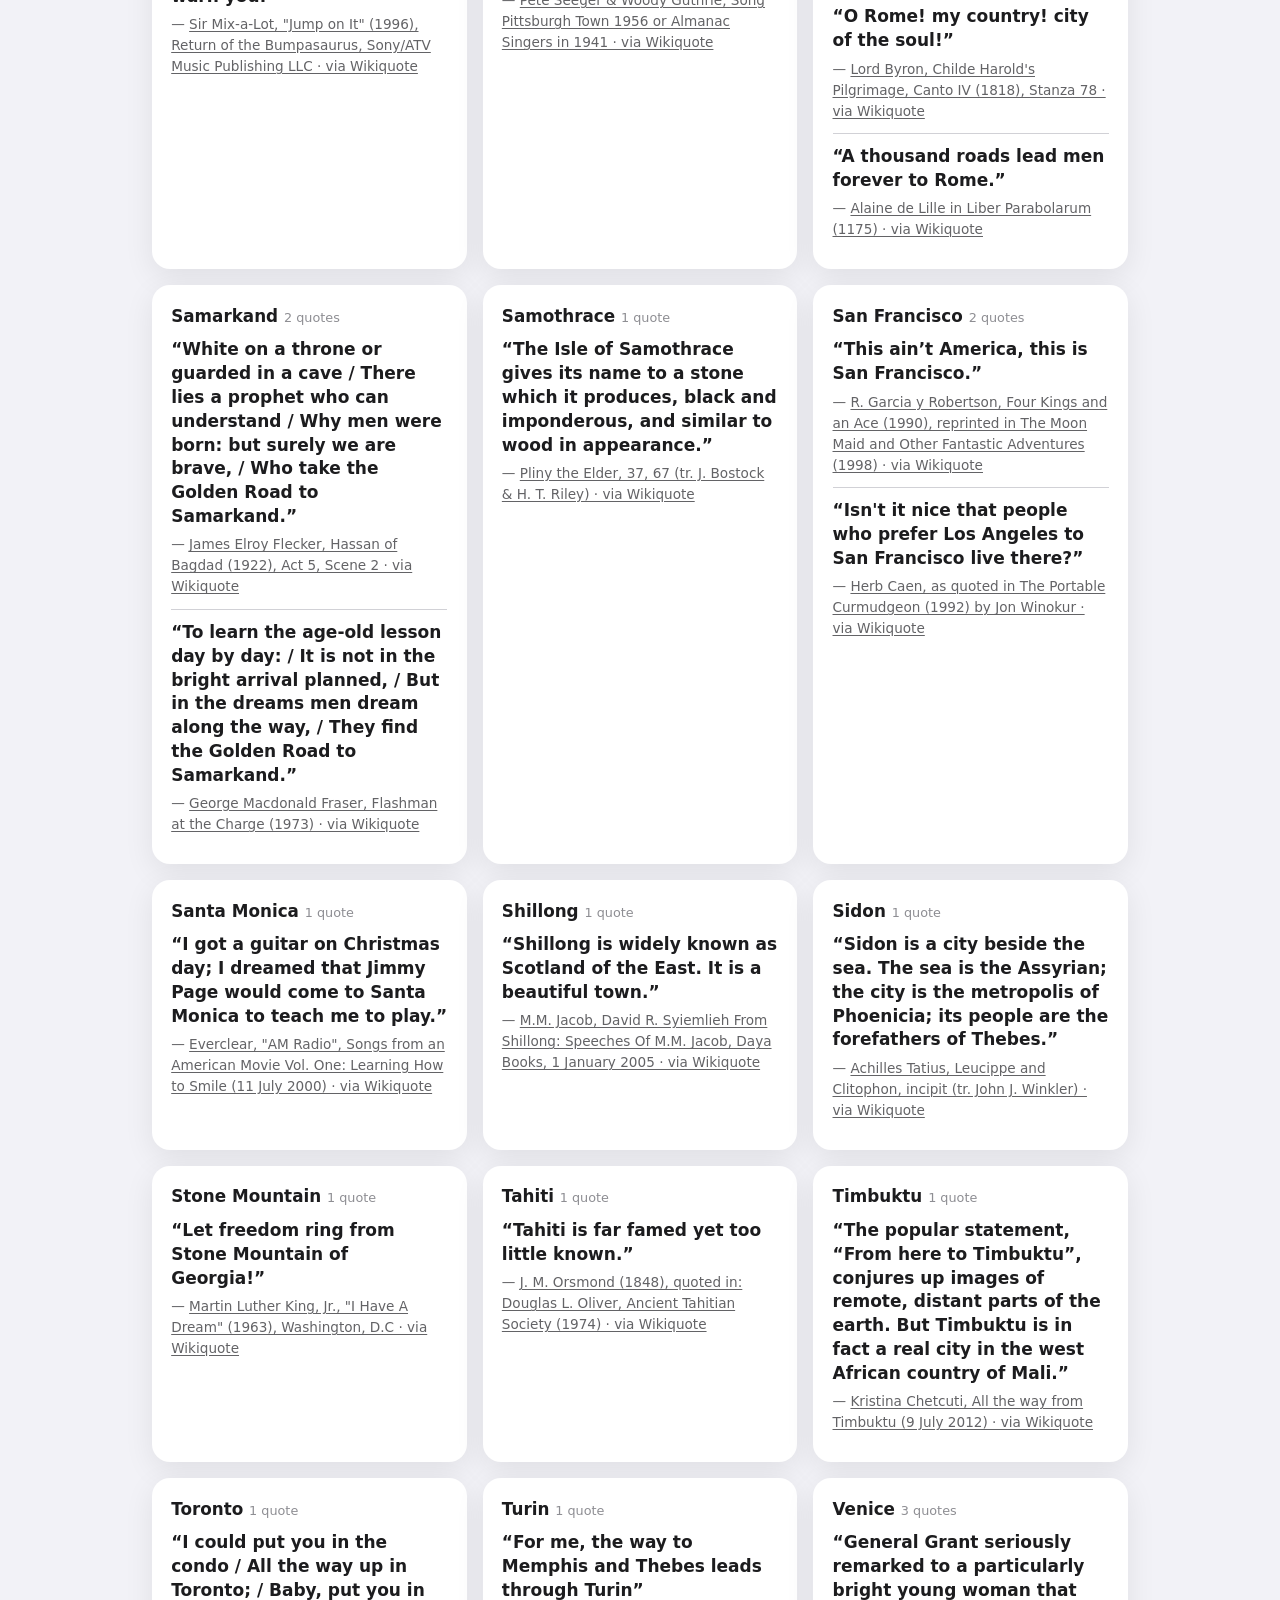
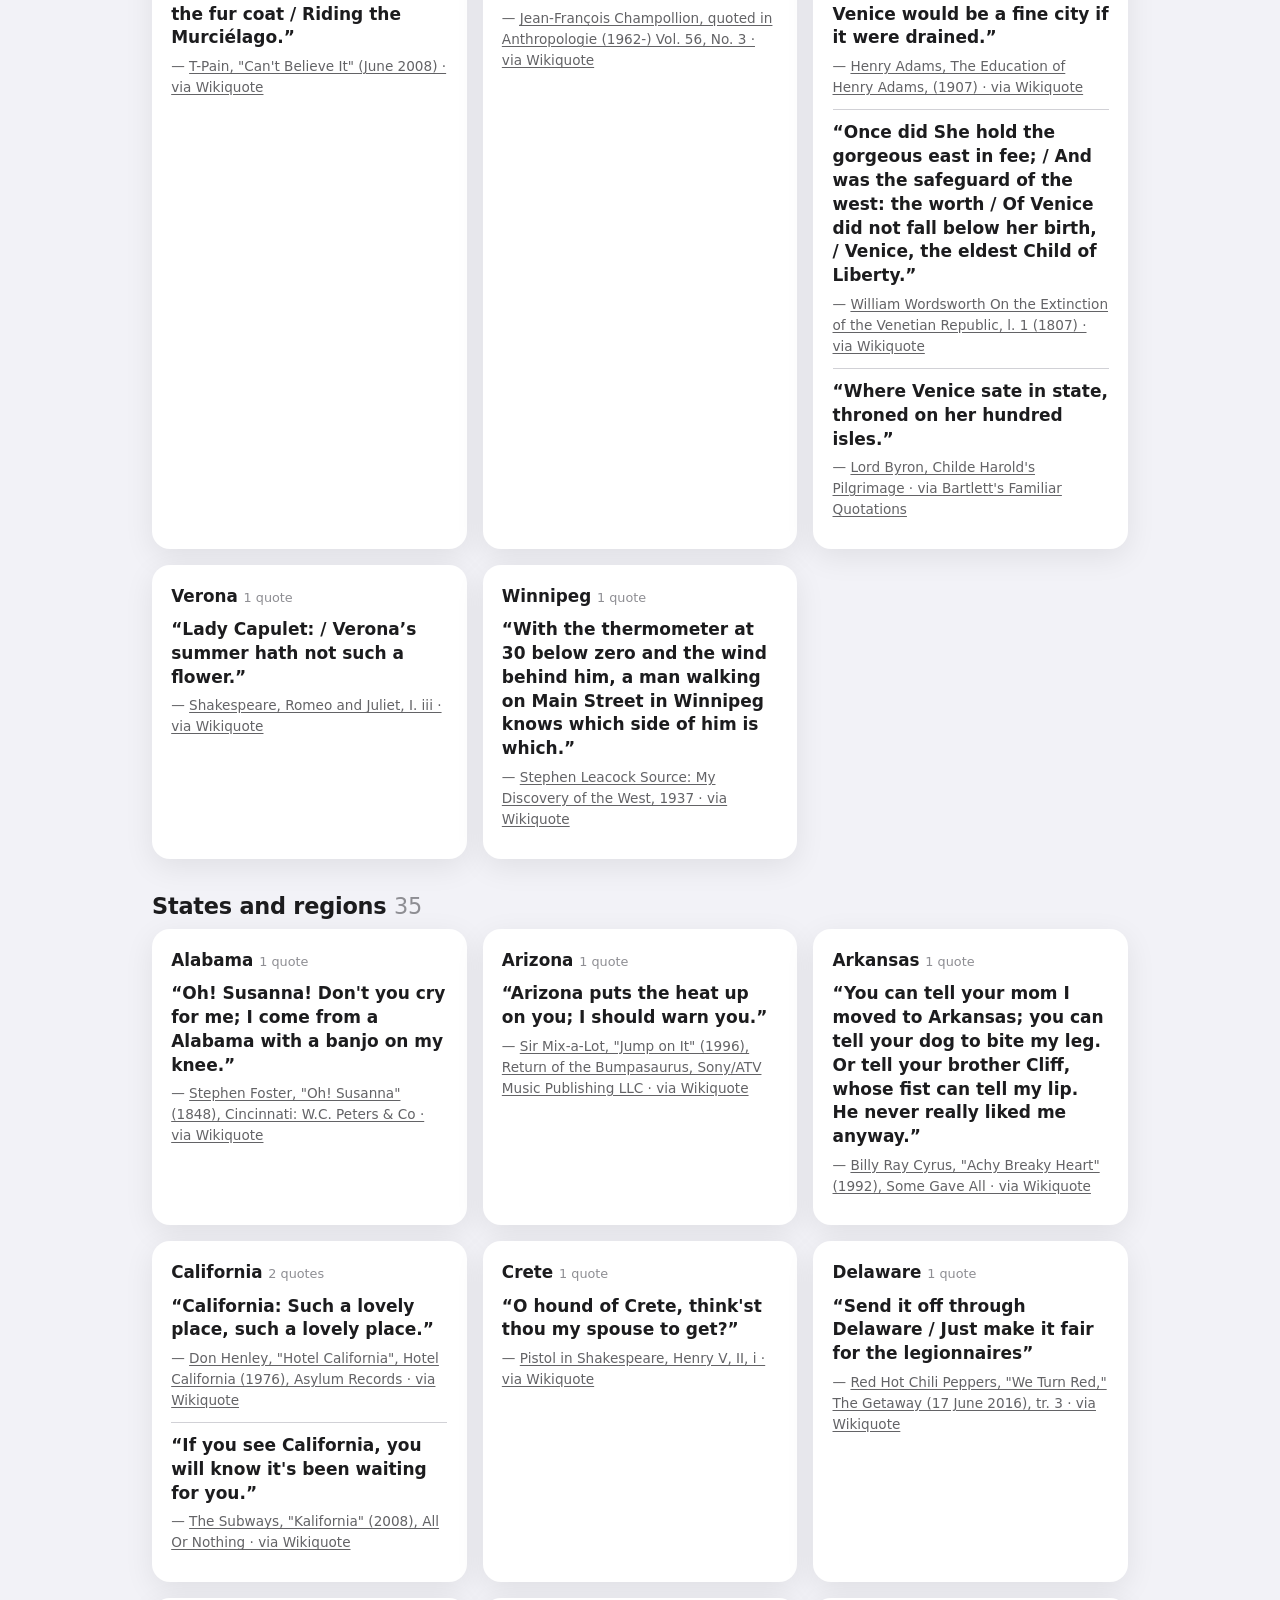
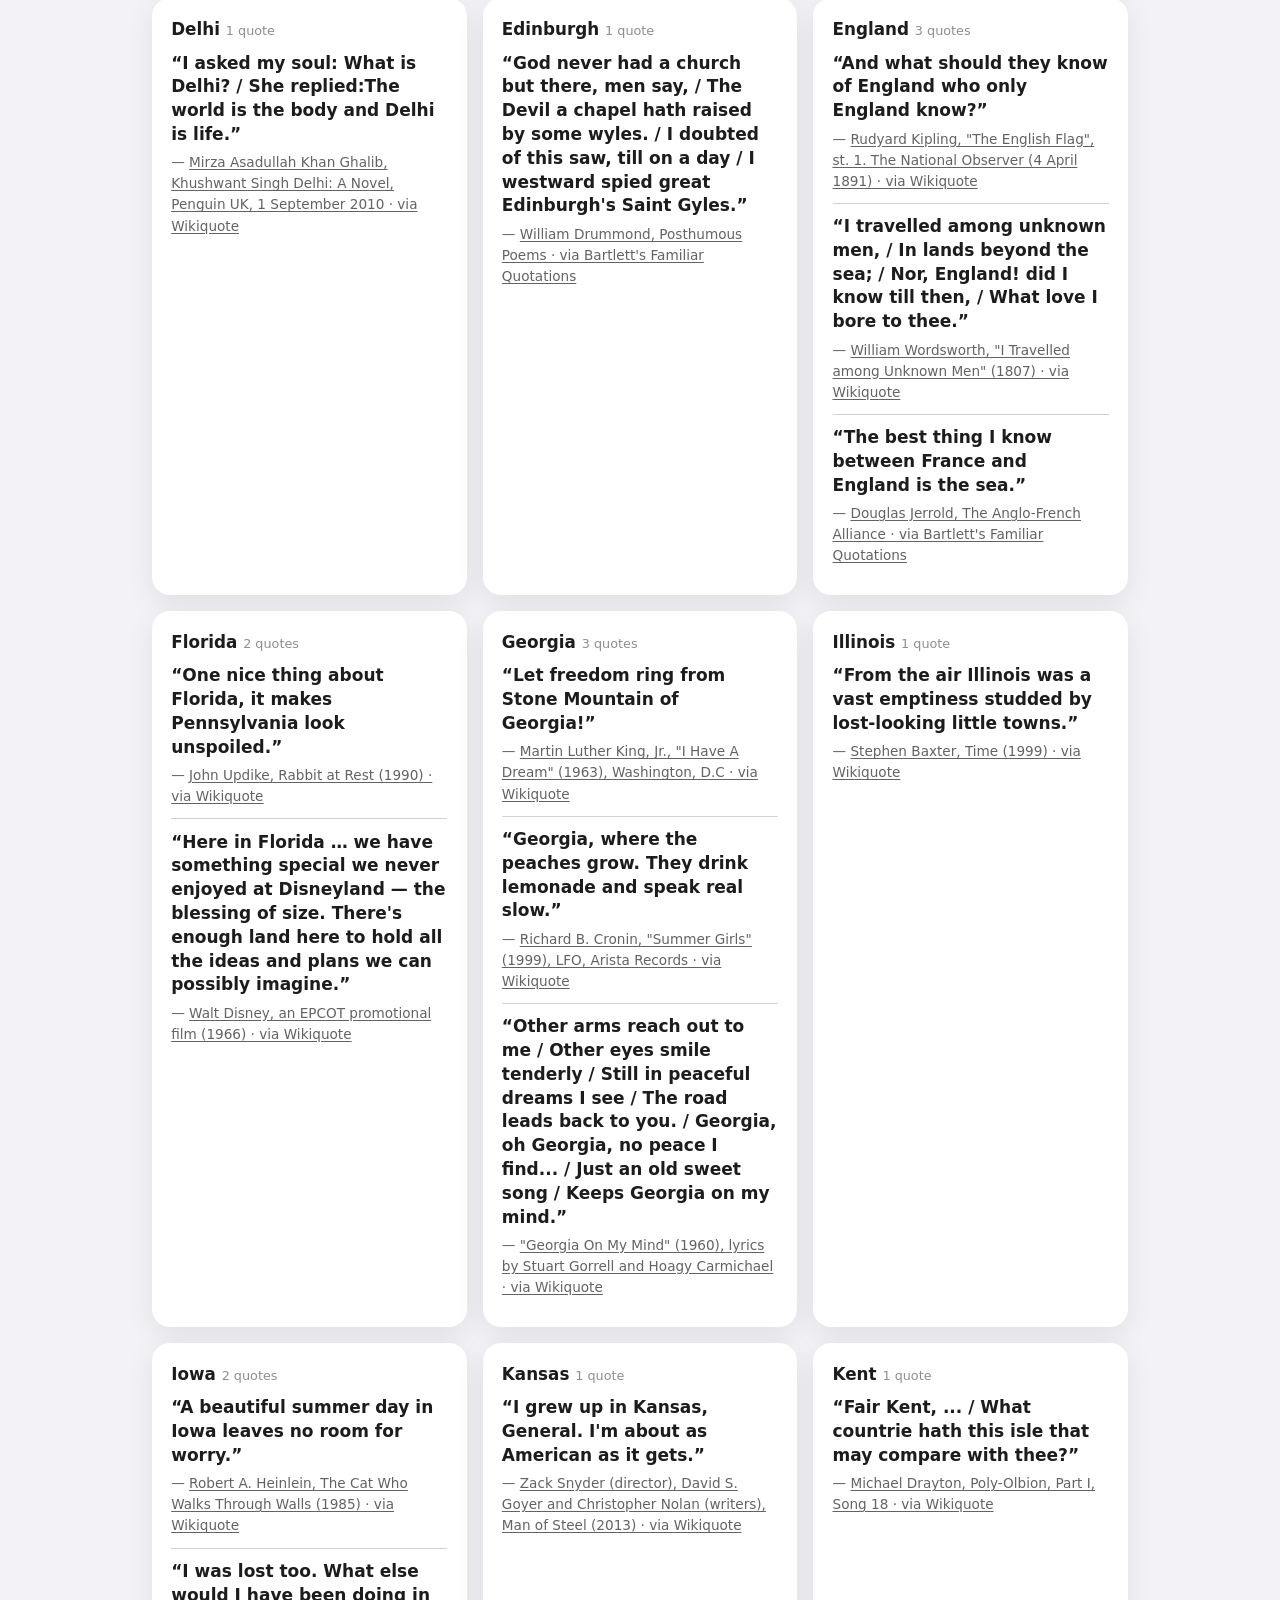
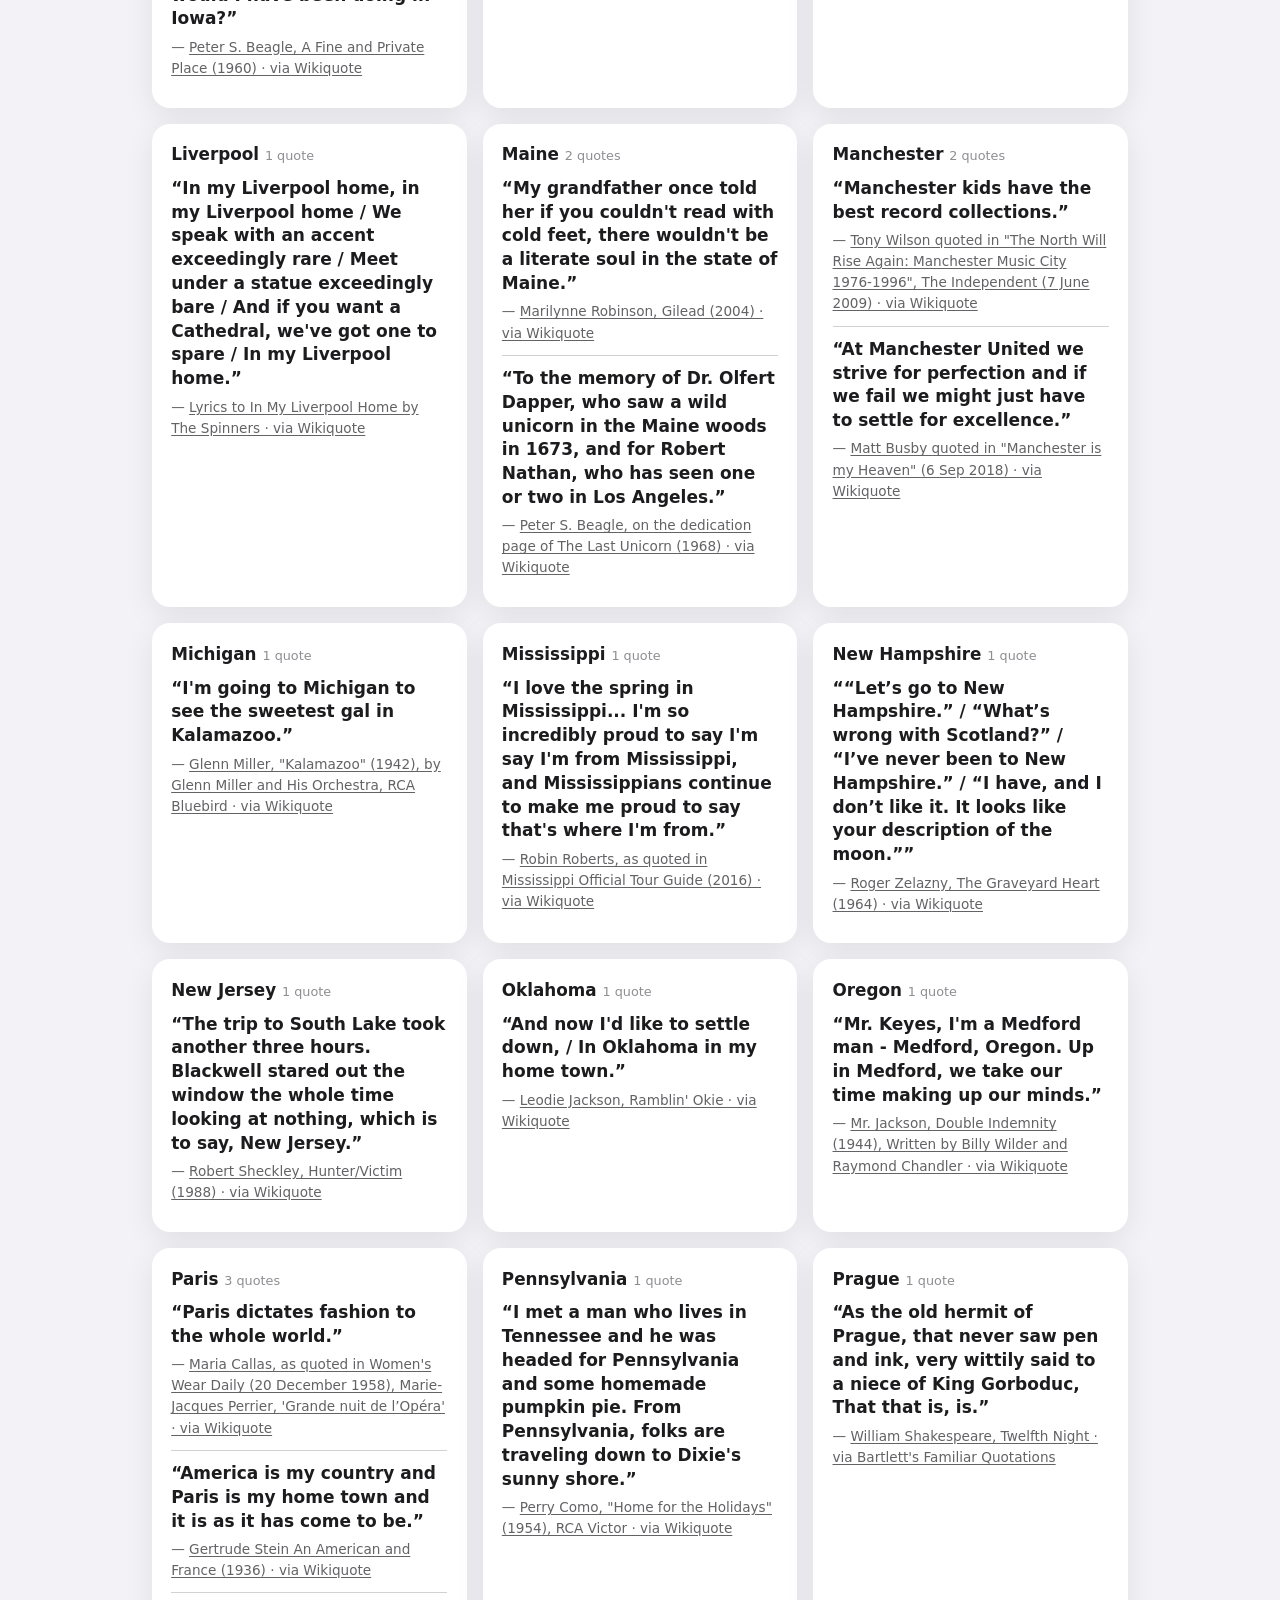
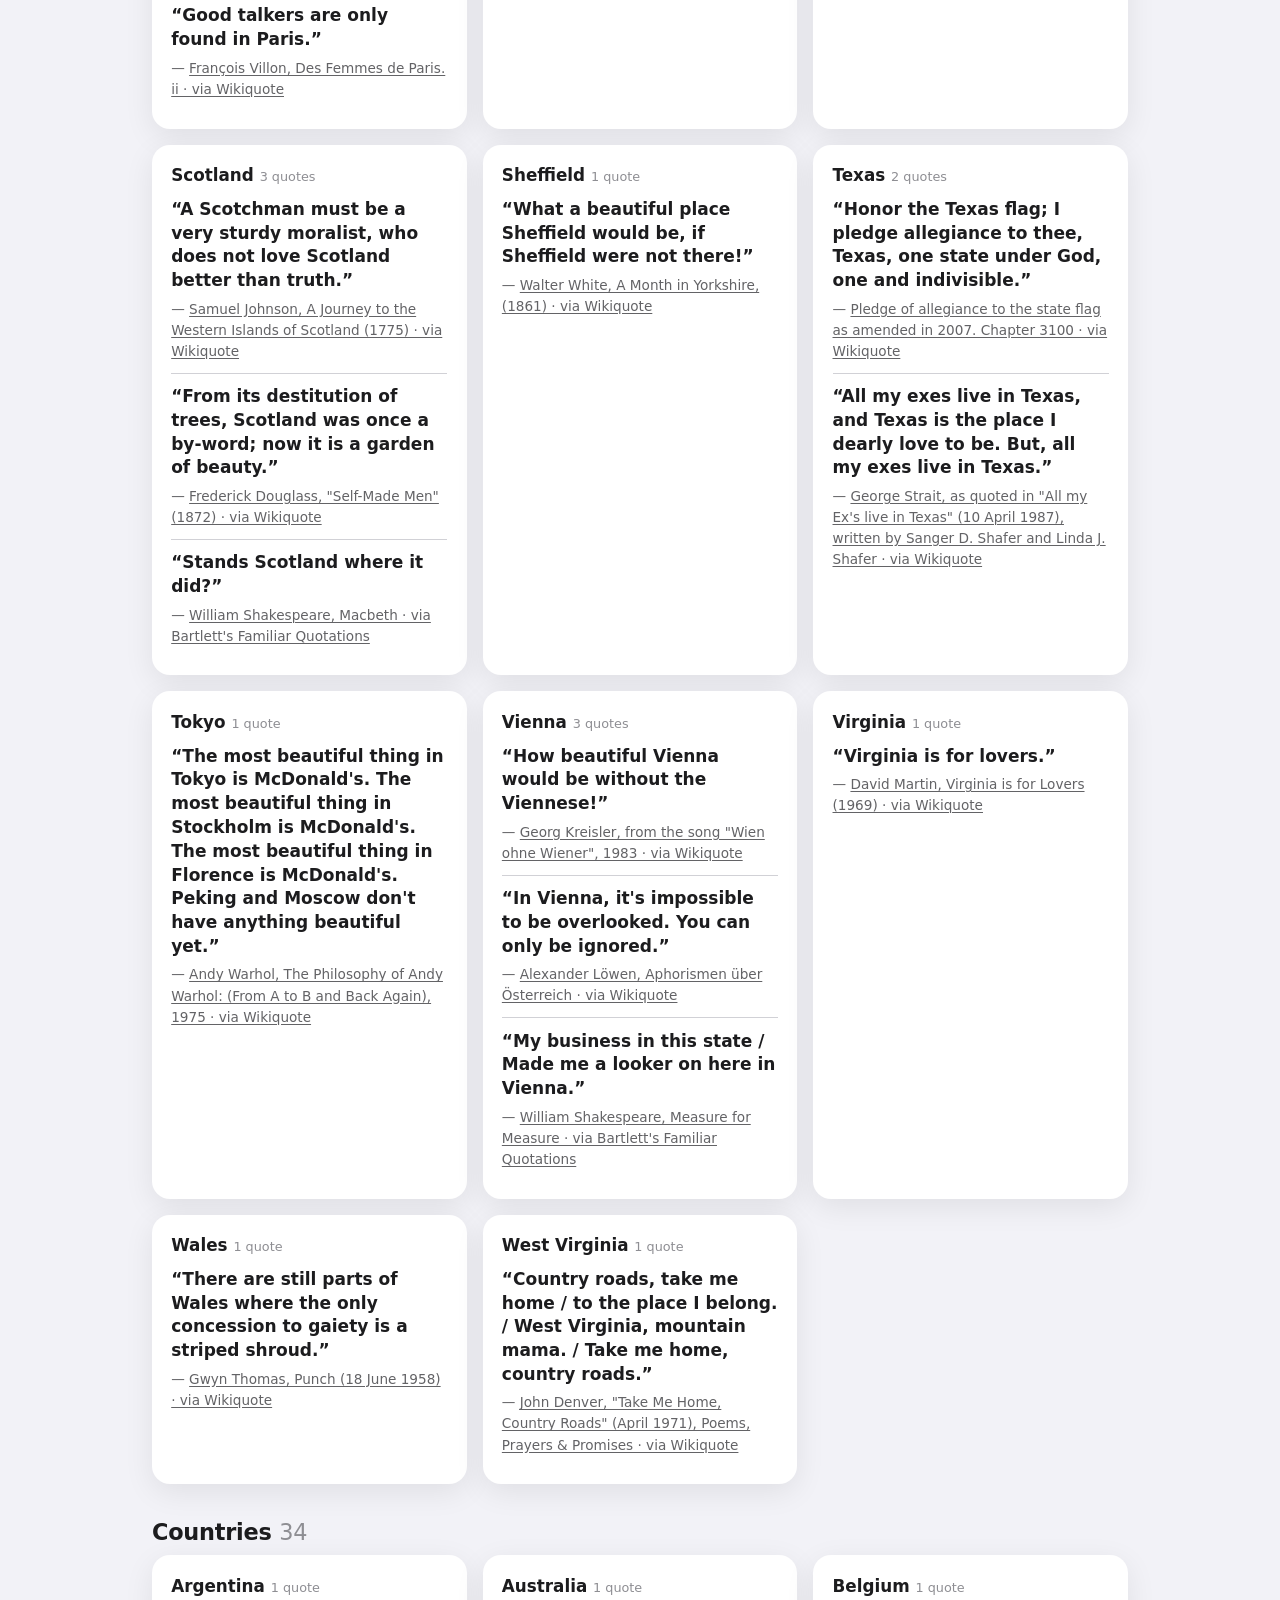
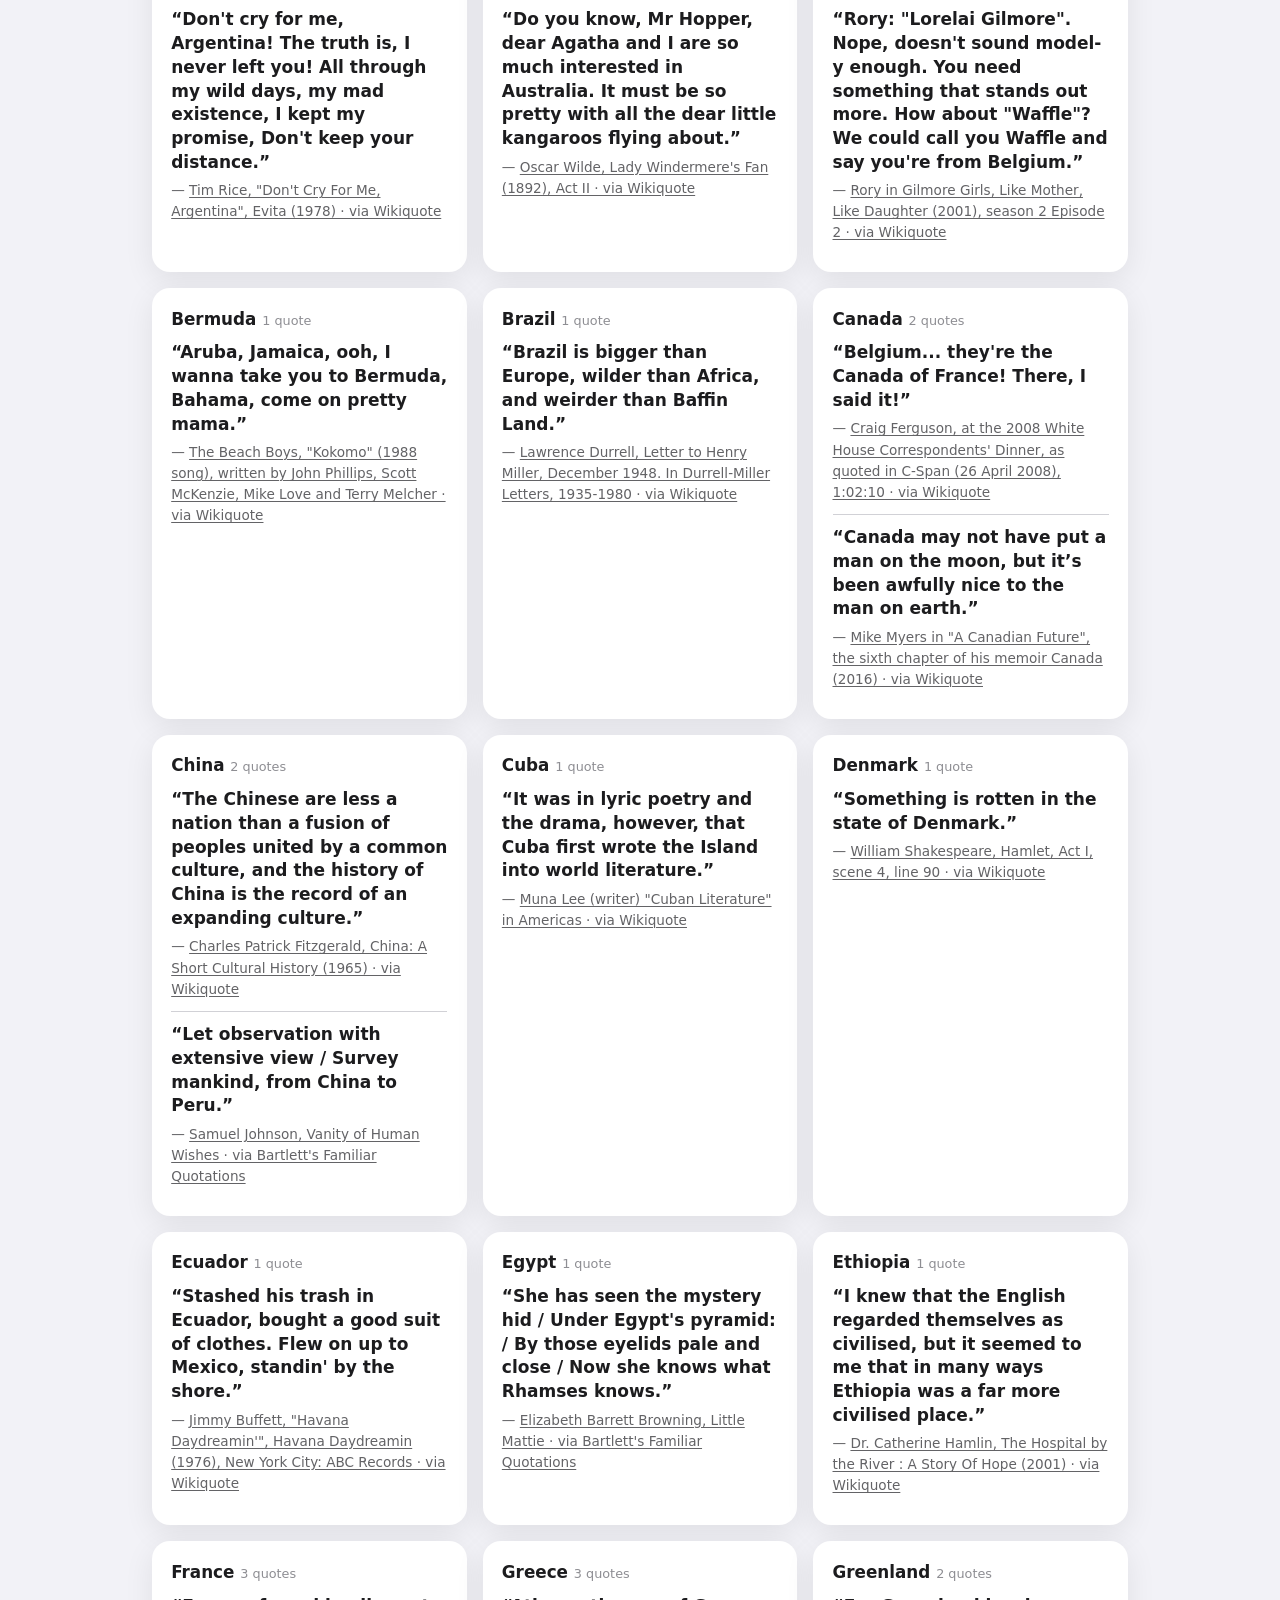
<file: places.html>
<!DOCTYPE html>
<html lang="en">
<head>
  <meta charset="UTF-8">
  <meta name="viewport" content="width=device-width, initial-scale=1.0, viewport-fit=cover">
  <meta http-equiv="Content-Security-Policy" content="default-src 'none'; script-src 'self'; style-src 'self'; img-src 'self'; manifest-src 'self'; base-uri 'none'; form-action 'none'">
  <meta name="referrer" content="no-referrer">
  <meta name="robots" content="noindex, nofollow">
  <title>Places · Near Me</title>
  <meta name="description" content="Every place Near Me has a quote about, on a map and in a list.">
  <link rel="manifest" href="manifest.json">
  <meta name="color-scheme" content="light dark">
  <meta name="theme-color" content="#000000" media="(prefers-color-scheme: dark)">
  <meta name="theme-color" content="#f2f2f7">
  <link rel="icon" href="icon-192.png">
  <link rel="apple-touch-icon" href="icon-192.png">
  <link rel="stylesheet" href="site.css">
  <script src="places.js" defer></script>
  <script src="land.js" defer></script>
  <script src="atlas.js" defer></script>
</head>
<body>
  <header class="site-header">
    <div class="wrap">
      <a class="brand" href="./"><img src="icon-192.png" alt="" width="28" height="28">Near Me</a>
      <nav class="nav" aria-label="Site">
        <a href="how-it-works.html">How it works</a>
        <a href="places.html" aria-current="page">Places</a>
      </nav>
      <a class="button small" href="app.html">Open the app</a>
    </div>
  </header>

  <main class="wrap">
    <div class="page-head">
      <h1>Every place with a quote</h1>
      <p class="lede">Near Me knows 171 quotes about 125 places: 56 towns and landmarks, 35 states and
        regions, and 34 countries. This page reads them from the same file the app picks from. It
        never asks for your location.</p>
    </div>

    <div class="map-card">
      <canvas id="map" width="1440" height="576" role="img"
              aria-label="World map. Shaded areas have a state or country quote. Dots mark towns and landmarks with a quote. The list below has every place."></canvas>
      <div class="map-foot">
        <ul class="legend">
          <li><span class="swatch town"></span>Town or landmark</li>
          <li><span class="swatch state"></span>State or region</li>
          <li><span class="swatch country"></span>Country</li>
          <li><span class="swatch none"></span>No quote yet</li>
        </ul>
        <p class="readout" id="readout" aria-live="polite">Tap the map to jump to a place.</p>
      </div>
    </div>

    <div class="finder">
      <label for="find">Find a place</label>
      <input id="find" type="search" placeholder="Rome, Texas, Japan" autocomplete="off" spellcheck="false">
      <span class="count" id="count" aria-live="polite"></span>
    </div>
    <div id="list"></div>
    <noscript><p class="noscript">The map and the list need JavaScript. The app works the same way:
      it picks from this list on your phone.</p></noscript>
    <div class="actions prose">
      <a class="button" href="app.html">Find the quote near you</a>
    </div>
  </main>

  <footer class="site-footer">
    <div class="wrap">
      <nav class="footer-nav" aria-label="Footer">
        <a href="app.html">Open the app</a>
        <a href="how-it-works.html">How it works</a>
        <a href="places.html">Places</a>
        <a href="https://github.com/milxliv/near-me-demo">Source code</a>
      </nav>
      <p>Near Me is a demo. Quotes come from <a href="https://en.wikiquote.org">Wikiquote</a>
        (CC BY-SA 4.0) and Bartlett’s <cite>Familiar Quotations</cite>, 9th edition
        (<a href="https://www.gutenberg.org/ebooks/27889">1905, public domain</a>). Places come from
        Wikidata (CC0), and outlines from <a href="https://www.naturalearthdata.com">Natural Earth</a>
        (public domain). Near Me is not affiliated with Wikimedia.</p>
    </div>
  </footer>
</body>
</html>
</file>
<file: site.css>
* { box-sizing: border-box; }
/* The same colors as the app (app.css). Light is the default; the dark block swaps them. */
:root {
  color-scheme: light dark;
  --page: #f2f2f7;
  --card: white;
  --card-shadow: 0 8px 30px rgba(0,0,0,0.08);
  --text: #1c1c1e;
  --text-second: #636366;
  --text-faint: #8e8e93;
  --fill: #f2f2f7;
  --border: #d1d1d6;
  --accent: #007aff;
  --accent-soft: rgba(0, 122, 255, 0.1);
  --on-accent: white;
  --banner: #fff8e1;
  --banner-text: #6b4e00;
  --banner-border: #f0d68a;
  --bezel: #1c1c1e;
  --term: #1e1e1e;
  --term-bar: #323233;
  --term-border: transparent;
  --ok: #248a3d;
  --no: #d70015;
  /* Map: sea, land with no quote, a country quote, a state quote, and the town dots. */
  --map-sea: #e5eef8;
  --map-land: #d1d1d6;
  --map-country: #8fbcf2;
  --map-state: #3d8ef0;
  --map-dot: #d70015;
  --map-dot-ring: #ffffff;
}
@media (prefers-color-scheme: dark) {
  :root {
    --page: #000;
    --card: #1c1c1e;
    --card-shadow: none;
    --text: #f2f2f7;
    --text-second: #aeaeb2;
    --text-faint: #8e8e93;
    --fill: #2c2c2e;
    --border: #3a3a3c;
    --accent: #0a84ff;
    --accent-soft: rgba(10, 132, 255, 0.18);
    --banner: #2b2410;
    --banner-text: #ffd60a;
    --banner-border: #5c4a12;
    --bezel: #3a3a3c;
    --term: #0e0e0f;
    --term-bar: #2c2c2e;
    --term-border: #3a3a3c;
    --ok: #30d158;
    --no: #ff453a;
    --map-sea: #0b1724;
    --map-land: #3a3a3c;
    --map-country: #1f4f86;
    --map-state: #0a84ff;
    --map-dot: #ff6961;
    --map-dot-ring: #000000;
  }
}
html { -webkit-text-size-adjust: 100%; }
body {
  margin: 0;
  background: var(--page);
  color: var(--text);
  font-family: -apple-system, BlinkMacSystemFont, system-ui, sans-serif;
  font-size: 1.0625rem;
  line-height: 1.55;
}
a { color: var(--accent); text-underline-offset: 2px; }
img { max-width: 100%; display: block; }
:focus-visible { outline: 2px solid var(--accent); outline-offset: 2px; border-radius: 4px; }

.wrap {
  max-width: 1040px;
  margin: 0 auto;
  padding: 0 16px;
}
@media (min-width: 700px) {
  .wrap { padding: 0 32px; }
}

/* Header */
.site-header {
  position: sticky;
  top: 0;
  z-index: 5;
  padding-top: env(safe-area-inset-top);
  background: var(--page);
  background: color-mix(in srgb, var(--page) 85%, transparent);
  -webkit-backdrop-filter: saturate(180%) blur(16px);
  backdrop-filter: saturate(180%) blur(16px);
  border-bottom: 1px solid var(--border);
}
.site-header .wrap {
  display: flex;
  align-items: center;
  gap: 1.2rem;
  min-height: 3.5rem;
}
.brand {
  display: flex;
  align-items: center;
  gap: 0.5rem;
  color: var(--text);
  font-weight: 700;
  text-decoration: none;
  white-space: nowrap;
}
.brand img { width: 28px; height: 28px; border-radius: 7px; }
.nav {
  display: flex;
  gap: 1.1rem;
  margin-left: auto;
  font-size: 0.95rem;
}
.nav a { color: var(--text-second); text-decoration: none; }
.nav a:hover, .nav a[aria-current="page"] { color: var(--text); }
.nav a[aria-current="page"] { font-weight: 600; }
@media (max-width: 559px) {
  .site-header .wrap { flex-wrap: wrap; gap: 0 1rem; padding-top: 0.4rem; padding-bottom: 0.5rem; }
  .nav { order: 3; width: 100%; margin-left: 0; }
  .site-header .button { margin-left: auto; }
}

/* Buttons */
.button {
  display: inline-flex;
  align-items: center;
  justify-content: center;
  padding: 0.85rem 1.4rem;
  border-radius: 14px;
  background: var(--accent);
  color: var(--on-accent);
  font-weight: 600;
  text-decoration: none;
  white-space: nowrap;
}
.button:active { transform: scale(0.98); }
.button.small { padding: 0.45rem 0.9rem; border-radius: 10px; font-size: 0.9rem; }
.button.quiet { background: var(--accent-soft); color: var(--accent); }
.actions { display: flex; flex-wrap: wrap; gap: 0.75rem; margin-top: 1.6rem; }

/* Home: hero */
.hero {
  display: grid;
  gap: 2.5rem;
  align-items: center;
  padding-top: 3rem;
  padding-bottom: 3.5rem;
}
@media (min-width: 860px) {
  .hero { grid-template-columns: 1fr 340px; gap: 4rem; padding-top: 4.5rem; padding-bottom: 5rem; }
}
.eyebrow {
  margin: 0 0 0.8rem;
  color: var(--accent);
  font-size: 0.85rem;
  font-weight: 700;
  letter-spacing: 0.04em;
  text-transform: uppercase;
}
h1 {
  margin: 0;
  font-size: clamp(2.1rem, 6vw, 3.4rem);
  line-height: 1.08;
  letter-spacing: -0.02em;
  text-wrap: balance;
}
.lede {
  margin: 1.1rem 0 0;
  max-width: 34rem;
  color: var(--text-second);
  font-size: 1.2rem;
}
.reassure {
  display: flex;
  align-items: center;
  gap: 0.5rem;
  margin: 1.2rem 0 0;
  color: var(--text-second);
  font-size: 0.95rem;
}
.reassure svg { flex: none; color: var(--ok); }

/* A phone frame around a screenshot of the app; the light or dark shot follows the device. */
.phone {
  width: min(300px, 80vw);
  margin: 0 auto;
  aspect-ratio: 390 / 844;
  border: 10px solid var(--bezel);
  border-radius: 44px;
  overflow: hidden;
  background: var(--page);
  box-shadow: 0 30px 60px rgba(0,0,0,0.18);
}
.phone img { width: 100%; height: 100%; object-fit: cover; object-position: top; }

/* Sections */
.section { padding: 3.5rem 0; }
.section + .section { border-top: 1px solid var(--border); }
h2 {
  margin: 0 0 0.6rem;
  font-size: clamp(1.6rem, 4vw, 2.2rem);
  line-height: 1.15;
  letter-spacing: -0.01em;
  text-wrap: balance;
}
.section > .wrap > p.intro { margin: 0 0 2rem; max-width: 40rem; color: var(--text-second); }

.cards { display: grid; gap: 1rem; }
@media (min-width: 760px) { .cards.three { grid-template-columns: repeat(3, 1fr); } }
@media (min-width: 640px) { .cards.two { grid-template-columns: repeat(2, 1fr); } }
.card {
  padding: 1.4rem;
  border-radius: 20px;
  background: var(--card);
  box-shadow: var(--card-shadow);
}
.card h3 { margin: 0 0 0.4rem; font-size: 1.15rem; }
.card p { margin: 0; color: var(--text-second); }
.step-num {
  display: inline-flex;
  align-items: center;
  justify-content: center;
  width: 2rem;
  height: 2rem;
  margin-bottom: 0.9rem;
  border-radius: 50%;
  background: var(--accent-soft);
  color: var(--accent);
  font-weight: 700;
}

/* Stays on the phone / is sent */
.ledger h3 { display: flex; align-items: center; gap: 0.5rem; }
.ledger ul { margin: 0.8rem 0 0; padding: 0; list-style: none; }
.ledger li { padding: 0.55rem 0; border-top: 1px solid var(--border); }
.ledger li:first-child { border-top: none; }
.ledger .stays h3 svg { color: var(--ok); }
.ledger .sent h3 svg { color: var(--accent); }
.ledger .fine { margin-top: 0.8rem; font-size: 0.9rem; }

.stats {
  display: grid;
  grid-template-columns: repeat(2, 1fr);
  gap: 1rem;
  margin: 0;
}
@media (min-width: 760px) { .stats { grid-template-columns: repeat(4, 1fr); } }
.stats div { padding: 1.2rem; border-radius: 20px; background: var(--card); box-shadow: var(--card-shadow); }
.stats dt { order: 2; color: var(--text-second); font-size: 0.9rem; }
.stats dd {
  margin: 0;
  font-size: 2.2rem;
  font-weight: 700;
  letter-spacing: -0.02em;
  font-variant-numeric: tabular-nums;
}
.stats div { display: flex; flex-direction: column; }

.split { display: grid; gap: 2rem; align-items: center; }
@media (min-width: 860px) { .split { grid-template-columns: 1fr 1.1fr; gap: 3rem; } }
.split p { color: var(--text-second); }

/* Code panel, in the app's style. */
.terminal {
  border-radius: 14px;
  overflow: hidden;
  background: var(--term);
  border: 1px solid var(--term-border);
  box-shadow: 0 10px 30px rgba(0,0,0,0.2);
}
.terminal-bar {
  position: relative;
  display: flex;
  gap: 6px;
  padding: 0.6rem 0.8rem;
  background: var(--term-bar);
}
.dot { width: 11px; height: 11px; border-radius: 50%; }
.dot-red { background: #ff5f57; }
.dot-yellow { background: #febc2e; }
.dot-green { background: #28c840; }
.terminal-title {
  position: absolute;
  inset: 0;
  display: flex;
  align-items: center;
  justify-content: center;
  color: #a0a0a0;
  font-size: 0.75rem;
}
.terminal pre {
  margin: 0;
  padding: 1rem 1.1rem;
  overflow-x: auto;
  color: #d4d4d4;
  font-family: ui-monospace, SFMono-Regular, Menlo, Consolas, monospace;
  font-size: 0.8rem;
  line-height: 1.6;
}
.terminal .c { color: #6a9955; font-style: italic; }
.terminal .k { color: #569cd6; }
.terminal .f { color: #dcdcaa; }
.terminal .n { color: #b5cea8; }
.terminal .p { color: #9cdcfe; }
.terminal .s { color: #ce9178; }

.cta {
  padding: 2.5rem 1.5rem;
  border-radius: 24px;
  background: var(--card);
  box-shadow: var(--card-shadow);
  text-align: center;
}
.cta p { margin: 0.4rem auto 0; max-width: 34rem; color: var(--text-second); }
.cta .actions { justify-content: center; }
.install { margin-top: 1.4rem; color: var(--text-faint); font-size: 0.9rem; }

/* Footer */
.site-footer {
  padding: 2.5rem 0 calc(2.5rem + env(safe-area-inset-bottom));
  border-top: 1px solid var(--border);
  color: var(--text-faint);
  font-size: 0.85rem;
}
.site-footer p { margin: 0 0 0.6rem; max-width: 46rem; }
.site-footer a { color: var(--text-second); }
.footer-nav { display: flex; flex-wrap: wrap; gap: 0.4rem 1.2rem; margin-bottom: 1rem; }

/* Long-form pages */
.page-head { padding: 3rem 0 1rem; }
.page-head .lede { max-width: 40rem; }
.prose { max-width: 44rem; padding-bottom: 3rem; }
.prose h2 { margin-top: 2.8rem; font-size: 1.6rem; }
.prose p, .prose li { color: var(--text); }
.prose ol, .prose ul { padding-left: 1.3rem; }
.prose li { margin: 0.35rem 0; }
code {
  padding: 0.1rem 0.35rem;
  border-radius: 6px;
  background: var(--fill);
  font-family: ui-monospace, SFMono-Regular, Menlo, Consolas, monospace;
  font-size: 0.88em;
}
.callout {
  margin: 1.4rem 0;
  padding: 1rem 1.2rem;
  border: 1px solid var(--banner-border);
  border-radius: 14px;
  background: var(--banner);
  color: var(--banner-text);
}
.callout p { margin: 0; color: inherit; }

/* Flow diagram (how-it-works.html): a row on wide screens, a column on phones. */
.flow {
  display: grid;
  margin: 1.5rem 0 0;
  padding: 1.2rem;
  border-radius: 20px;
  background: var(--card);
  box-shadow: var(--card-shadow);
}
@media (min-width: 820px) {
  .flow { grid-template-columns: 1.3fr 7.5rem 1fr 7.5rem 1fr; align-items: center; }
  .flow figcaption { grid-column: 1 / -1; }
}
.flow-node {
  padding: 1rem 1.1rem;
  border: 1px solid var(--border);
  border-radius: 14px;
  background: var(--fill);
}
.flow-node.home { border: 2px solid var(--accent); background: var(--accent-soft); }
.flow-node h3 { margin: 0 0 0.4rem; font-size: 1.05rem; }
.flow-node ul { margin: 0; padding-left: 1.1rem; color: var(--text-second); font-size: 0.92rem; }
.flow-node .never { margin: 0.7rem 0 0; color: var(--no); font-size: 0.92rem; font-weight: 700; }
.flow-link {
  display: flex;
  justify-content: center;
  gap: 1.2rem;
  padding: 0.7rem 0;
  font-size: 0.82rem;
  font-weight: 700;
}
.flow-link .out { color: var(--accent); }
.flow-link .back { color: var(--text-second); }
.flow-link .out::before { content: "↓ "; }
.flow-link .back::before { content: "↑ "; }
@media (min-width: 820px) {
  .flow-link { flex-direction: column; align-items: center; gap: 0.3rem; padding: 0 0.4rem; }
  .flow-link .out::before { content: none; }
  .flow-link .out::after { content: " →"; }
  .flow-link .back::before { content: "← "; }
}
.flow figcaption { margin-top: 1rem; color: var(--text-second); font-size: 0.9rem; }

/* Places page */
.map-card {
  margin-top: 1.5rem;
  padding: 0.8rem;
  border-radius: 20px;
  background: var(--card);
  box-shadow: var(--card-shadow);
}
.map-card canvas {
  display: block;
  width: 100%;
  height: auto;
  border-radius: 12px;
  background: var(--map-sea);
  cursor: crosshair;
  touch-action: manipulation;
}
.map-foot {
  display: flex;
  flex-wrap: wrap;
  align-items: center;
  justify-content: space-between;
  gap: 0.5rem 1.2rem;
  padding: 0.7rem 0.4rem 0.2rem;
  font-size: 0.85rem;
  color: var(--text-second);
}
.legend { display: flex; flex-wrap: wrap; gap: 0.4rem 1rem; margin: 0; padding: 0; list-style: none; }
.legend li { display: flex; align-items: center; gap: 0.4rem; }
.swatch { width: 0.9rem; height: 0.9rem; border-radius: 3px; }
.swatch.state { background: var(--map-state); }
.swatch.country { background: var(--map-country); }
.swatch.none { background: var(--map-land); }
.swatch.town { border-radius: 50%; background: var(--map-dot); }
.readout { min-height: 1.3em; font-weight: 600; color: var(--text); }

.finder {
  display: flex;
  flex-wrap: wrap;
  align-items: center;
  gap: 0.6rem 1rem;
  margin: 2.5rem 0 1rem;
}
.finder label { font-weight: 600; }
.finder input {
  flex: 1 1 14rem;
  max-width: 24rem;
  padding: 0.75rem 1rem;
  border: 1px solid var(--border);
  border-radius: 12px;
  background: var(--card);
  color: inherit;
  font: inherit;
}
.finder input:focus { outline: 2px solid var(--accent); outline-offset: 1px; border-color: var(--accent); }
.finder .count { color: var(--text-second); font-size: 0.9rem; }

.group { margin-top: 2.2rem; }
.group h2 { font-size: 1.4rem; }
.group h2 span { color: var(--text-faint); font-weight: 500; }
.place-grid { display: grid; gap: 1rem; }
@media (min-width: 700px) { .place-grid { grid-template-columns: repeat(2, 1fr); } }
@media (min-width: 1000px) { .place-grid { grid-template-columns: repeat(3, 1fr); } }
.place {
  padding: 1.1rem 1.2rem;
  border-radius: 18px;
  background: var(--card);
  box-shadow: var(--card-shadow);
  scroll-margin-top: 6rem;
  transition: box-shadow 0.3s;
}
.place.flash { box-shadow: 0 0 0 3px var(--accent); }
.place h3 { margin: 0 0 0.6rem; font-size: 1.05rem; }
.place h3 small { color: var(--text-faint); font-weight: 500; font-size: 0.8rem; }
.place figure { margin: 0; padding: 0.7rem 0; border-top: 1px solid var(--border); }
.place figure:first-of-type { border-top: none; padding-top: 0; }
.place blockquote { margin: 0; font-weight: 600; line-height: 1.4; }
.place figcaption { margin-top: 0.35rem; color: var(--text-second); font-size: 0.85rem; }
.place figcaption a { color: inherit; }
.empty { color: var(--text-second); }
.noscript { margin-top: 1.5rem; }

@media (prefers-reduced-motion: reduce) {
  .button:active { transform: none; }
  .place { transition: none; }
}
</file>
<file: app.css>
* { box-sizing: border-box; }
/* Light is the default. The dark block below swaps the same names. */
:root {
  color-scheme: light dark;
  --page: #f2f2f7;
  --card: white;
  --card-shadow: 0 8px 30px rgba(0,0,0,0.1);
  --text: #1c1c1e;
  --text-quiet: #3a3a3c;
  --text-second: #636366;
  --text-faint: #8e8e93;
  --fill: #f2f2f7;
  --field: white;
  --border: #c7c7cc;
  --accent: #007aff;
  --disabled: #c7c7cc;
  --banner: #fff8e1;
  --banner-text: #6b4e00;
  --banner-border: #f0d68a;
  --term: #1e1e1e;
  --term-bar: #323233;
  --term-border: transparent;
  --term-shadow: 0 4px 16px rgba(0,0,0,0.2);
}
@media (prefers-color-scheme: dark) {
  :root {
    --page: #000;
    --card: #1c1c1e;
    --card-shadow: none;
    --text: #f2f2f7;
    --text-quiet: #d1d1d6;
    --text-second: #aeaeb2;
    --text-faint: #8e8e93;
    --fill: #2c2c2e;
    --field: #2c2c2e;
    --border: #48484a;
    --accent: #0a84ff;
    --disabled: #3a3a3c;
    --banner: #2b2410;
    --banner-text: #ffd60a;
    --banner-border: #5c4a12;
    --term: #0e0e0f;
    --term-bar: #2c2c2e;
    --term-border: #3a3a3c;
    --term-shadow: none;
  }
}
body {
  font-family: -apple-system, BlinkMacSystemFont, system-ui, sans-serif;
  margin: 0;
  padding: env(safe-area-inset-top) 1.2rem 1.2rem;
  background: var(--page);
  color: var(--text);
  min-height: 100vh;
}
.demo-banner {
  max-width: 420px;
  margin: 1rem auto 0;
  padding: 0.6rem 0.9rem;
  border: 1px solid var(--banner-border);
  border-radius: 12px;
  background: var(--banner);
  color: var(--banner-text);
  font-size: 0.85rem;
  font-weight: 600;
  line-height: 1.35;
  text-align: center;
}
.app {
  max-width: 420px;
  margin: 1rem auto;
  background: var(--card);
  border-radius: 20px;
  padding: 1.5rem 1.2rem 1.2rem;
  box-shadow: var(--card-shadow);
}
h1 {
  font-size: 1.6rem;
  margin: 0 0 1.2rem;
  font-weight: 700;
}
button {
  width: 100%;
  padding: 1rem;
  font-size: 1.1rem;
  font-weight: 600;
  border: none;
  border-radius: 14px;
  background: var(--accent);
  color: white;
  cursor: pointer;
  -webkit-tap-highlight-color: transparent;
}
button:active { transform: scale(0.98); }
button:disabled { background: var(--disabled); }
.status-box {
  position: relative;
  margin-top: 1.4rem;
}
#status {
  padding: 1rem;
  background: var(--fill);
  border-radius: 12px;
  font-size: 0.95rem;
  min-height: 4rem;
  white-space: pre-wrap;
}
/* Room for the Copy button, which sits beside the coordinates. */
#status.has-copy { padding-right: 6.5rem; }
button.copy {
  position: absolute;
  top: 0.75rem;
  right: 0.75rem;
  width: auto;
  min-width: 4.5rem;
  padding: 0.4rem 0.7rem;
  font-size: 0.8rem;
  border-radius: 9px;
  background: var(--field);
  color: var(--accent);
  border: 1px solid var(--border);
}
[hidden] { display: none !important; }
.name-form {
  margin-top: 1.4rem;
  display: flex;
  flex-direction: column;
  gap: 0.6rem;
}
.name-form label {
  font-weight: 600;
}
.name-form input {
  width: 100%;
  padding: 0.85rem 1rem;
  font: inherit;
  font-size: 1.05rem;
  border: 1px solid var(--border);
  border-radius: 12px;
  background: var(--field);
  color: inherit;
}
.name-form input:focus {
  outline: 2px solid var(--accent);
  outline-offset: 1px;
  border-color: var(--accent);
}
.name-note {
  margin: 0;
  font-size: 0.8rem;
  color: var(--text-faint);
}
.quote {
  margin: 1.4rem 0 0;
  padding: 1rem;
  background: var(--fill);
  border-radius: 12px;
  font-size: 0.95rem;
}
.quote blockquote {
  margin: 0;
  font-size: 1.05rem;
  font-weight: 600;
  line-height: 1.4;
}
.quote.is-note blockquote {
  font-weight: 400;
  color: var(--text-quiet);
}
.quote figcaption {
  margin-top: 0.6rem;
  color: var(--text-second);
  font-size: 0.85rem;
}
.quote-where {
  margin: 0 0 0.5rem;
  color: var(--text-second);
  font-size: 0.8rem;
  font-weight: 600;
}
.quote figcaption a {
  color: inherit;
  text-decoration: underline;
  text-underline-offset: 2px;
}
button.another {
  width: auto;
  margin-top: 0.7rem;
  padding: 0.45rem 0.9rem;
  font-size: 0.85rem;
  border-radius: 10px;
  background: var(--field);
  color: var(--accent);
  border: 1px solid var(--border);
}
.place-note {
  margin: 0.6rem 0 0;
  color: var(--text-faint);
  font-size: 0.75rem;
}
.terminal {
  margin-top: 1.4rem;
  border-radius: 12px;
  overflow: hidden;
  background: var(--term);
  border: 1px solid var(--term-border);
  box-shadow: var(--term-shadow);
}
.terminal-bar {
  position: relative;
  display: flex;
  align-items: center;
  gap: 6px;
  padding: 0.55rem 0.75rem;
  background: var(--term-bar);
}
.dot {
  width: 11px;
  height: 11px;
  border-radius: 50%;
}
.dot-red { background: #ff5f57; }
.dot-yellow { background: #febc2e; }
.dot-green { background: #28c840; }
.terminal-title {
  position: absolute;
  left: 0;
  right: 0;
  text-align: center;
  color: #a0a0a0;
  font-size: 0.75rem;
  pointer-events: none;
}
.terminal-code {
  margin: 0;
  padding: 0.8rem 0;
  white-space: pre-wrap;
  overflow-wrap: anywhere;
  color: #d4d4d4;
  font-family: ui-monospace, SFMono-Regular, Menlo, Consolas, monospace;
  font-size: 0.7rem;
  line-height: 1.5;
}
.line {
  display: block;
  /* Wrapped parts of a long line hang 4 characters in. */
  padding: 0 0.9rem 0 calc(0.9rem + 4ch);
  text-indent: -4ch;
}
/* The lines that just ran, and the values they produced. */
.line.ran {
  background: rgba(255, 214, 10, 0.14);
  box-shadow: inset 3px 0 0 #ffd60a;
}
.note {
  display: block;
  text-indent: 0;
  padding-left: 2ch;
  color: #4ec9b0;
}
.line:not(.ran) .note { opacity: 0.6; }
.tok-num { color: #b5cea8; }
.tok-comment { color: #6a9955; font-style: italic; }
.tok-fn { color: #dcdcaa; }
.tok-prop { color: #9cdcfe; }
.tok-kw { color: #569cd6; }
.tok-str { color: #ce9178; }
.install-hint {
  margin-top: 1.5rem;
  font-size: 0.85rem;
  color: var(--text-faint);
  text-align: center;
}
.site-link {
  margin: 0.8rem 0 0;
  font-size: 0.85rem;
  text-align: center;
}
.site-link a { color: var(--accent); }
</file>
